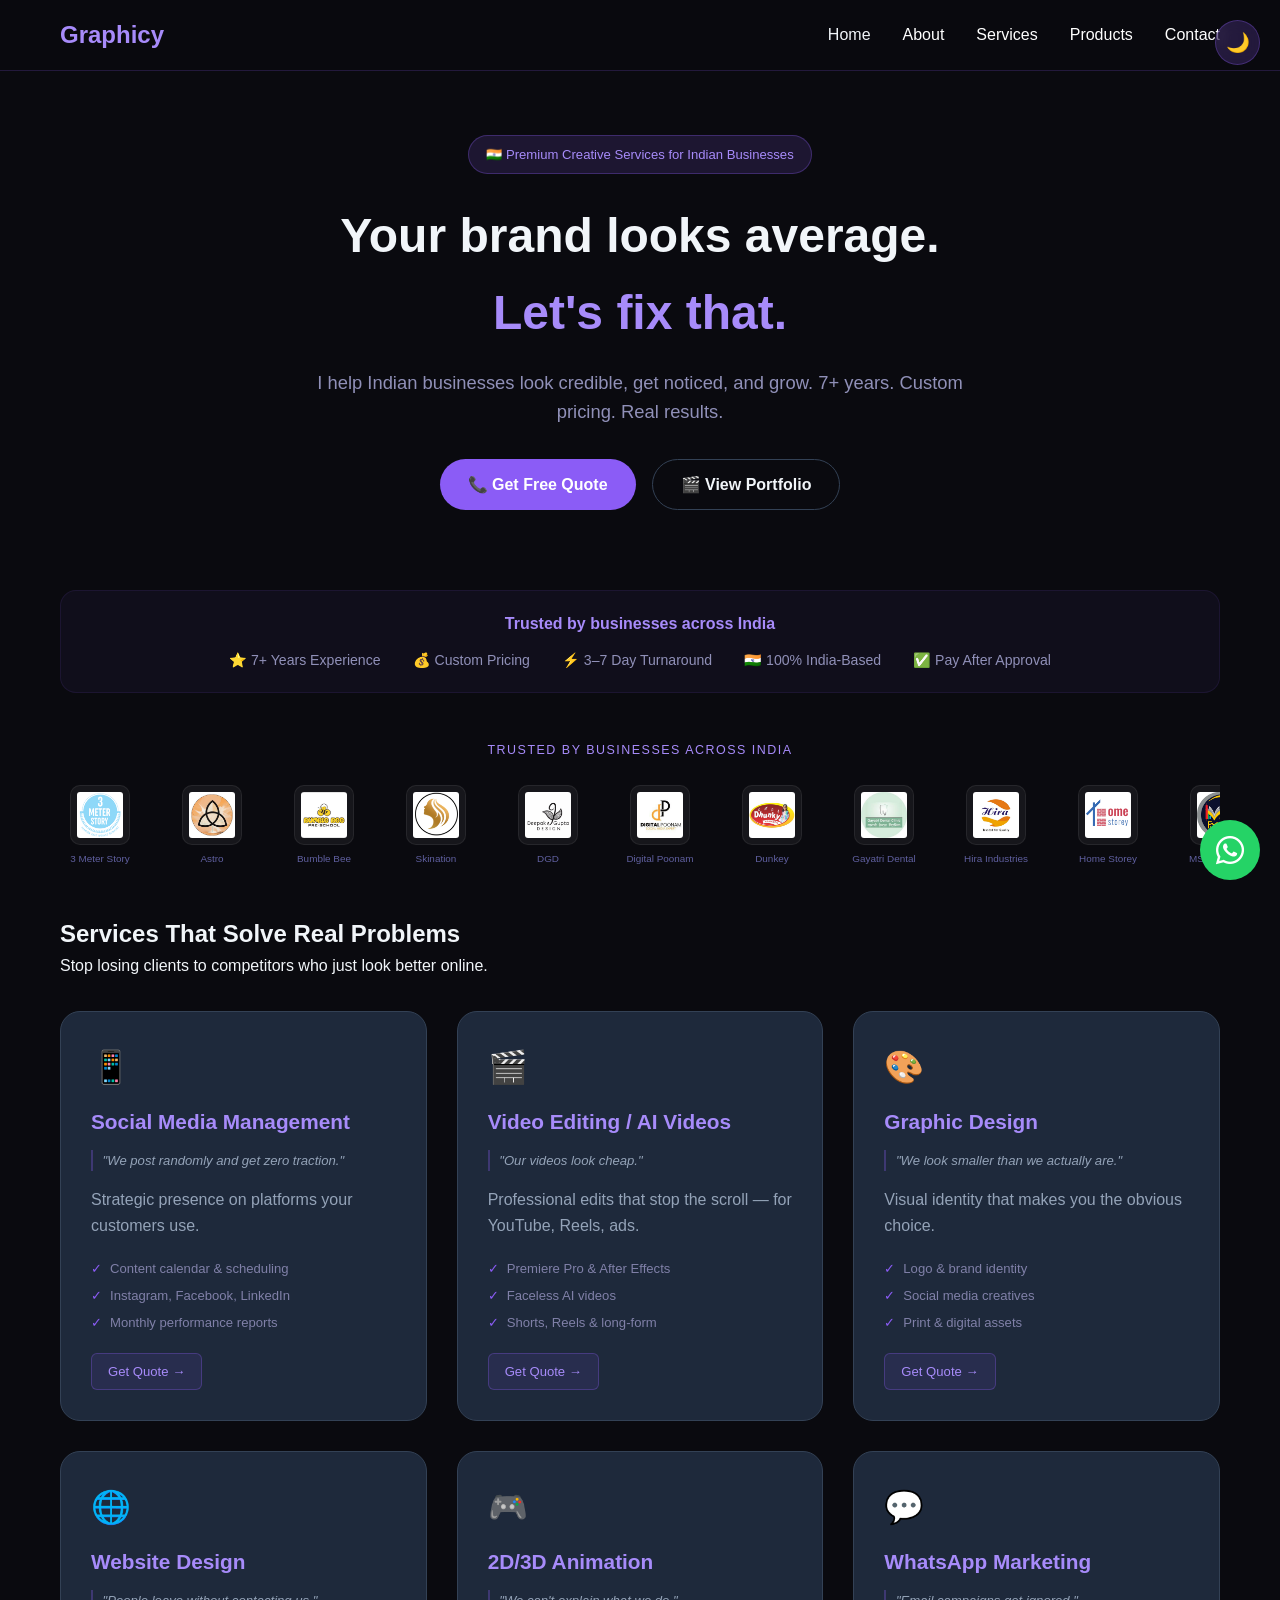
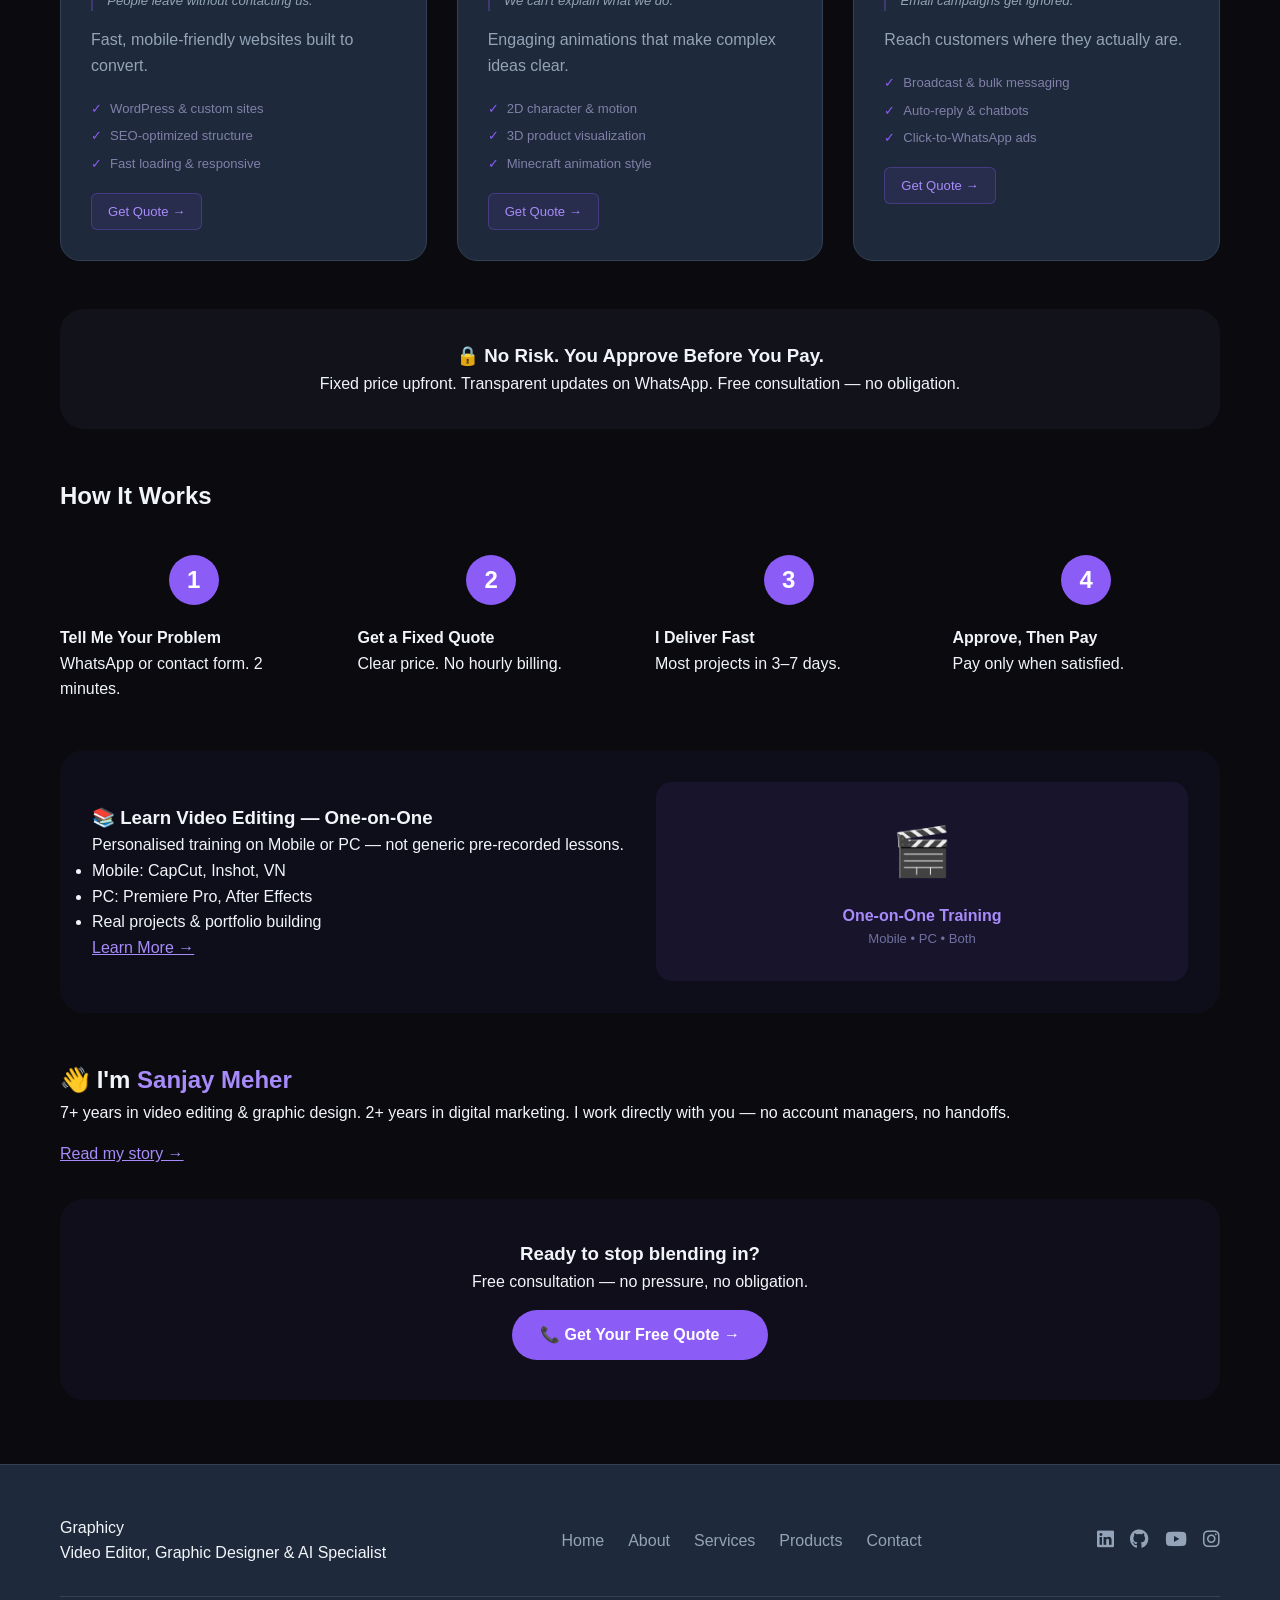
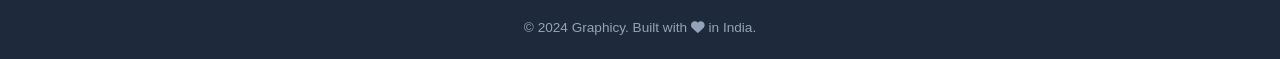
<file: index.html>
<!DOCTYPE html>
<html lang="en">
<head>
    <meta charset="UTF-8">
    <meta name="viewport" content="width=device-width, initial-scale=1.0, viewport-fit=cover">
    <title>Graphicy | Video Editing, Graphic Design & Digital Marketing Services India</title>
    <meta name="description" content="Premium video editing, graphic design, 2D/3D animation, SEO, WhatsApp marketing & social media management for Indian businesses. 7+ years experience.">
    <meta name="keywords" content="video editing, graphic design, motion graphics, animation, SEO, social media, WhatsApp marketing, India">
    <meta name="author" content="Sanjay Meher - Graphicy">
    <link rel="icon" type="image/png" href="https://graphicy.art.blog/wp-content/uploads/2023/01/cropped-Graphicy-Logo-1-32x32.png">
    <link rel="stylesheet" href="https://cdnjs.cloudflare.com/ajax/libs/font-awesome/6.5.1/css/all.min.css">
    <link rel="stylesheet" href="style.css">
    
    <style>
        /* Scrolling Logo Strip Styles */
        .brands-section {
            margin: 3rem 0;
            text-align: center;
            overflow: hidden;
            position: relative;
            width: 100%;
        }

        .brands-title {
            color: #a78bfa;
            font-size: .78rem;
            letter-spacing: 1.5px;
            margin-bottom: 1.5rem;
        }

        /* Scrolling Container */
        .logo-scroll {
            width: 100%;
            overflow: hidden;
            position: relative;
            background: transparent;
        }

        .logo-track {
            display: flex;
            animation: scrollLogos 30s linear infinite;
            gap: 2rem;
            width: fit-content;
        }

        /* Pause animation on hover */
        .logo-scroll:hover .logo-track {
            animation-play-state: paused;
        }

        .brand-item {
            display: flex;
            flex-direction: column;
            align-items: center;
            gap: .4rem;
            width: 80px;
            transition: transform .25s;
            flex-shrink: 0;
        }

        .brand-item:hover {
            transform: translateY(-3px);
        }

        .brand-item img {
            width: 60px;
            height: 60px;
            object-fit: contain;
            background: rgba(255,255,255,.05);
            padding: 6px;
            border-radius: 10px;
            border: 1px solid rgba(255,255,255,.07);
            transition: all 0.3s ease;
        }

        .brand-item:hover img {
            border-color: rgba(139,92,246,.4);
            transform: scale(1.05);
        }

        .brand-item span {
            font-size: .62rem;
            color: #6060a0;
            text-align: center;
        }

        .brand-item:hover span {
            color: #a78bfa;
        }

        /* Animation Keyframes */
        @keyframes scrollLogos {
            0% {
                transform: translateX(0);
            }
            100% {
                transform: translateX(-50%);
            }
        }

        /* Light Theme Styles for Scrolling Strip */
        body.light-theme .brand-item img {
            background: rgba(0, 0, 0, 0.03);
            border-color: rgba(0, 0, 0, 0.1);
        }

        body.light-theme .brand-item span {
            color: #8a8aaa;
        }

        body.light-theme .brand-item:hover span {
            color: #6d28d9;
        }

        /* Responsive - adjust speed on mobile */
        @media (max-width: 768px) {
            .brand-item {
                width: 65px;
            }
            .brand-item img {
                width: 50px;
                height: 50px;
            }
            .logo-track {
                animation-duration: 20s;
                gap: 1rem;
            }
        }
    </style>
</head>
<body>
    <!-- Desktop Theme Toggle -->
    <div class="theme-toggle">
        <button id="themeToggleDesktop" aria-label="Switch theme">
            <span class="theme-icon">🌙</span>
        </button>
    </div>

    <!-- Header with Navigation -->
    <header class="main-header">
        <div class="container">
            <div class="header-content">
                <div class="logo">
                    <a href="index.html" class="logo-text">Graphicy</a>
                </div>
                
                <!-- Desktop Navigation -->
                <nav class="desktop-nav">
                    <ul>
                        <li><a href="index.html" class="active">Home</a></li>
                        <li><a href="about.html">About</a></li>
                        <li><a href="services.html">Services</a></li>
                        <li><a href="products.html">Products</a></li>
                        <li><a href="contact.html">Contact</a></li>
                    </ul>
                </nav>
                
                <!-- Mobile Hamburger Button -->
                <button id="hamburgerBtn" class="hamburger-btn" aria-label="Menu">
                    <span></span>
                    <span></span>
                    <span></span>
                </button>
            </div>
        </div>
        
        <!-- Mobile Menu -->
        <div id="mobileMenu" class="mobile-menu">
            <div class="container">
                <nav class="mobile-nav">
                    <ul>
                        <li><a href="index.html">Home</a></li>
                        <li><a href="about.html">About</a></li>
                        <li><a href="services.html">Services</a></li>
                        <li><a href="products.html">Products</a></li>
                        <li><a href="contact.html">Contact</a></li>
                    </ul>
                </nav>
                <!-- Theme Toggle INSIDE Mobile Menu -->
                <div class="mobile-theme-toggle">
                    <button id="themeToggleMobile" class="mobile-theme-btn">
                        <span class="theme-icon">🌙</span> Switch Theme
                    </button>
                </div>
            </div>
        </div>
    </header>

    <main>
        <div class="container">

            <!-- Hero -->
            <section class="hero">
                <div class="badge">🇮🇳 Premium Creative Services for Indian Businesses</div>
                <h1>Your brand looks average.<br><span class="purple">Let's fix that.</span></h1>
                <p class="subheadline">I help Indian businesses look credible, get noticed, and grow. 7+ years. Custom pricing. Real results.</p>
                <div class="hero-buttons">
                    <a href="contact.html" class="btn btn-primary">📞 Get Free Quote</a>
                    <a href="portfolio.html" class="btn btn-secondary">🎬 View Portfolio</a>
                </div>
            </section>

            <!-- Trust Bar -->
            <div class="trust-bar">
                <p>Trusted by businesses across India</p>
                <div class="trust-icons">
                    <span>⭐ 7+ Years Experience</span>
                    <span>💰 Custom Pricing</span>
                    <span>⚡ 3–7 Day Turnaround</span>
                    <span>🇮🇳 100% India-Based</span>
                    <span>✅ Pay After Approval</span>
                </div>
            </div>

            <!-- Scrolling Brand Logos Strip -->
            <div class="brands-section">
                <div class="brands-title">TRUSTED BY BUSINESSES ACROSS INDIA</div>
                <div class="logo-scroll">
                    <div class="logo-track">
                        <!-- First set of logos -->
                        <div class="brand-item"><img src="client-logos/3-meter-story.png" alt="3 Meter Story"><span>3 Meter Story</span></div>
                        <div class="brand-item"><img src="client-logos/astro.png" alt="Astro"><span>Astro</span></div>
                        <div class="brand-item"><img src="client-logos/bumble-bee.png" alt="Bumble Bee"><span>Bumble Bee</span></div>
                        <div class="brand-item"><img src="client-logos/skination.png" alt="Skination"><span>Skination</span></div>
                        <div class="brand-item"><img src="client-logos/dgd.png" alt="DGD"><span>DGD</span></div>
                        <div class="brand-item"><img src="client-logos/digital-poonam.png" alt="Digital Poonam"><span>Digital Poonam</span></div>
                        <div class="brand-item"><img src="client-logos/dunkey.png" alt="Dunkey"><span>Dunkey</span></div>
                        <div class="brand-item"><img src="client-logos/gayatri-dental-clinic.png" alt="Gayatri Dental"><span>Gayatri Dental</span></div>
                        <div class="brand-item"><img src="client-logos/hira-industries.png" alt="Hira Industries"><span>Hira Industries</span></div>
                        <div class="brand-item"><img src="client-logos/home-storey.png" alt="Home Storey"><span>Home Storey</span></div>
                        <div class="brand-item"><img src="client-logos/ms-financials.png" alt="MS Financials"><span>MS Financials</span></div>
                        <div class="brand-item"><img src="client-logos/rk-polymers.png" alt="RK Polymers"><span>RK Polymers</span></div>
                        <div class="brand-item"><img src="client-logos/noxonlife.png" alt="Noxonlife"><span>Noxonlife</span></div>
                        <div class="brand-item"><img src="client-logos/rk-sharda.png" alt="RK Sharda"><span>RK Sharda</span></div>
                        <div class="brand-item"><img src="client-logos/robonite.png" alt="Robonite"><span>Robonite</span></div>
                        <div class="brand-item"><img src="client-logos/rpm.png" alt="RPM"><span>RPM</span></div>
                        <div class="brand-item"><img src="client-logos/starscape.png" alt="Starscape"><span>Starscape</span></div>
                        <div class="brand-item"><img src="client-logos/zin-zen.png" alt="Zin Zen"><span>Zin Zen</span></div>
                        <div class="brand-item"><img src="client-logos/trisimplify.png" alt="Trisimplify"><span>Trisimplify</span></div>
                        <div class="brand-item"><img src="client-logos/turnip.png" alt="Turnip"><span>Turnip</span></div>
                        <!-- Duplicate set for seamless scrolling -->
                        <div class="brand-item"><img src="client-logos/3-meter-story.png" alt="3 Meter Story"><span>3 Meter Story</span></div>
                        <div class="brand-item"><img src="client-logos/astro.png" alt="Astro"><span>Astro</span></div>
                        <div class="brand-item"><img src="client-logos/bumble-bee.png" alt="Bumble Bee"><span>Bumble Bee</span></div>
                        <div class="brand-item"><img src="client-logos/skination.png" alt="Skination"><span>Skination</span></div>
                        <div class="brand-item"><img src="client-logos/dgd.png" alt="DGD"><span>DGD</span></div>
                        <div class="brand-item"><img src="client-logos/digital-poonam.png" alt="Digital Poonam"><span>Digital Poonam</span></div>
                        <div class="brand-item"><img src="client-logos/dunkey.png" alt="Dunkey"><span>Dunkey</span></div>
                        <div class="brand-item"><img src="client-logos/gayatri-dental-clinic.png" alt="Gayatri Dental"><span>Gayatri Dental</span></div>
                        <div class="brand-item"><img src="client-logos/hira-industries.png" alt="Hira Industries"><span>Hira Industries</span></div>
                        <div class="brand-item"><img src="client-logos/home-storey.png" alt="Home Storey"><span>Home Storey</span></div>
                        <div class="brand-item"><img src="client-logos/ms-financials.png" alt="MS Financials"><span>MS Financials</span></div>
                        <div class="brand-item"><img src="client-logos/rk-polymers.png" alt="RK Polymers"><span>RK Polymers</span></div>
                        <div class="brand-item"><img src="client-logos/noxonlife.png" alt="Noxonlife"><span>Noxonlife</span></div>
                        <div class="brand-item"><img src="client-logos/rk-sharda.png" alt="RK Sharda"><span>RK Sharda</span></div>
                        <div class="brand-item"><img src="client-logos/robonite.png" alt="Robonite"><span>Robonite</span></div>
                        <div class="brand-item"><img src="client-logos/rpm.png" alt="RPM"><span>RPM</span></div>
                        <div class="brand-item"><img src="client-logos/starscape.png" alt="Starscape"><span>Starscape</span></div>
                        <div class="brand-item"><img src="client-logos/zin-zen.png" alt="Zin Zen"><span>Zin Zen</span></div>
                        <div class="brand-item"><img src="client-logos/trisimplify.png" alt="Trisimplify"><span>Trisimplify</span></div>
                        <div class="brand-item"><img src="client-logos/turnip.png" alt="Turnip"><span>Turnip</span></div>
                    </div>
                </div>
            </div>

            <!-- Services Section - HARDCODED (not dynamic) -->
            <h2 class="section-title">Services That <span class="gradient">Solve Real Problems</span></h2>
            <p class="section-subtitle">Stop losing clients to competitors who just look better online.</p>

            <div class="services-grid">
                <div class="service-card">
                    <div class="service-icon">📱</div>
                    <h3>Social Media Management</h3>
                    <p class="problem-line">"We post randomly and get zero traction."</p>
                    <p>Strategic presence on platforms your customers use.</p>
                    <ul class="feature-list">
                        <li>Content calendar & scheduling</li>
                        <li>Instagram, Facebook, LinkedIn</li>
                        <li>Monthly performance reports</li>
                    </ul>
                    <a href="contact.html" class="quote-btn">Get Quote →</a>
                </div>

                <div class="service-card">
                    <div class="service-icon">🎬</div>
                    <h3>Video Editing / AI Videos</h3>
                    <p class="problem-line">"Our videos look cheap."</p>
                    <p>Professional edits that stop the scroll — for YouTube, Reels, ads.</p>
                    <ul class="feature-list">
                        <li>Premiere Pro & After Effects</li>
                        <li>Faceless AI videos</li>
                        <li>Shorts, Reels & long-form</li>
                    </ul>
                    <a href="contact.html" class="quote-btn">Get Quote →</a>
                </div>

                <div class="service-card">
                    <div class="service-icon">🎨</div>
                    <h3>Graphic Design</h3>
                    <p class="problem-line">"We look smaller than we actually are."</p>
                    <p>Visual identity that makes you the obvious choice.</p>
                    <ul class="feature-list">
                        <li>Logo & brand identity</li>
                        <li>Social media creatives</li>
                        <li>Print & digital assets</li>
                    </ul>
                    <a href="contact.html" class="quote-btn">Get Quote →</a>
                </div>

                <div class="service-card">
                    <div class="service-icon">🌐</div>
                    <h3>Website Design</h3>
                    <p class="problem-line">"People leave without contacting us."</p>
                    <p>Fast, mobile-friendly websites built to convert.</p>
                    <ul class="feature-list">
                        <li>WordPress & custom sites</li>
                        <li>SEO-optimized structure</li>
                        <li>Fast loading & responsive</li>
                    </ul>
                    <a href="contact.html" class="quote-btn">Get Quote →</a>
                </div>

                <div class="service-card">
                    <div class="service-icon">🎮</div>
                    <h3>2D/3D Animation</h3>
                    <p class="problem-line">"We can't explain what we do."</p>
                    <p>Engaging animations that make complex ideas clear.</p>
                    <ul class="feature-list">
                        <li>2D character & motion</li>
                        <li>3D product visualization</li>
                        <li>Minecraft animation style</li>
                    </ul>
                    <a href="contact.html" class="quote-btn">Get Quote →</a>
                </div>

                <div class="service-card">
                    <div class="service-icon">💬</div>
                    <h3>WhatsApp Marketing</h3>
                    <p class="problem-line">"Email campaigns get ignored."</p>
                    <p>Reach customers where they actually are.</p>
                    <ul class="feature-list">
                        <li>Broadcast & bulk messaging</li>
                        <li>Auto-reply & chatbots</li>
                        <li>Click-to-WhatsApp ads</li>
                    </ul>
                    <a href="contact.html" class="quote-btn">Get Quote →</a>
                </div>
            </div>

            <!-- Guarantee -->
            <div class="guarantee-banner">
                <h3>🔒 No Risk. You Approve Before You Pay.</h3>
                <p>Fixed price upfront. Transparent updates on WhatsApp. <span class="highlight">Free consultation — no obligation.</span></p>
            </div>

            <!-- How It Works -->
            <h2 class="section-title">How It <span class="gradient">Works</span></h2>
            <div class="steps-grid">
                <div class="step"><div class="step-number">1</div><h4>Tell Me Your Problem</h4><p>WhatsApp or contact form. 2 minutes.</p></div>
                <div class="step"><div class="step-number">2</div><h4>Get a Fixed Quote</h4><p>Clear price. No hourly billing.</p></div>
                <div class="step"><div class="step-number">3</div><h4>I Deliver Fast</h4><p>Most projects in 3–7 days.</p></div>
                <div class="step"><div class="step-number">4</div><h4>Approve, Then Pay</h4><p>Pay only when satisfied.</p></div>
            </div>

            <!-- Course Highlight -->
            <div class="course-highlight">
                <div>
                    <h3>📚 Learn Video Editing — One-on-One</h3>
                    <p>Personalised training on Mobile or PC — not generic pre-recorded lessons.</p>
                    <ul class="course-features">
                        <li>Mobile: CapCut, Inshot, VN</li>
                        <li>PC: Premiere Pro, After Effects</li>
                        <li>Real projects & portfolio building</li>
                    </ul>
                    <a href="courses.html" style="color:#a78bfa;">Learn More →</a>
                </div>
                <div style="background:rgba(139,92,246,.08); border-radius:16px; padding:2rem; text-align:center;">
                    <span style="font-size:3rem;">🎬</span>
                    <p style="color:#a78bfa; font-weight:600; margin-top:.75rem;">One-on-One Training</p>
                    <p style="font-size:.82rem; color:#7070a0;">Mobile • PC • Both</p>
                </div>
            </div>

            <!-- About -->
            <div class="about-teaser">
                <h2>👋 I'm <span style="color:#a78bfa;">Sanjay Meher</span></h2>
                <p>7+ years in video editing & graphic design. 2+ years in digital marketing. I work directly with you — no account managers, no handoffs.</p>
                <a href="about.html" style="color:#a78bfa; display:inline-block; margin-top:1rem;">Read my story →</a>
            </div>

            <!-- Final CTA -->
            <div class="final-cta">
                <h3>Ready to stop blending in?</h3>
                <p>Free consultation — no pressure, no obligation.</p>
                <a href="contact.html" class="btn btn-primary" style="margin-top:1rem; display:inline-block;">📞 Get Your Free Quote →</a>
            </div>

        </div>
    </main>

    <!-- Footer -->
    <footer>
        <div class="container">
            <div class="footer-content">
                <div class="footer-logo">
                    <div class="logo-text">Graphicy</div>
                    <p>Video Editor, Graphic Designer & AI Specialist</p>
                </div>
                <div class="footer-links">
                    <a href="index.html">Home</a>
                    <a href="about.html">About</a>
                    <a href="services.html">Services</a>
                    <a href="products.html">Products</a>
                    <a href="contact.html">Contact</a>
                </div>
                <div class="footer-social">
                    <a href="#" target="_blank"><i class="fab fa-linkedin"></i></a>
                    <a href="#" target="_blank"><i class="fab fa-github"></i></a>
                    <a href="#" target="_blank"><i class="fab fa-youtube"></i></a>
                    <a href="#" target="_blank"><i class="fab fa-instagram"></i></a>
                </div>
            </div>
            <div class="footer-bottom">
                <p>&copy; 2024 Graphicy. Built with <i class="fas fa-heart"></i> in India.</p>
            </div>
        </div>
    </footer>

    <!-- WhatsApp Float -->
    <a href="https://wa.me/918984636695?text=Hi%20Sanjay%2C%20I%20need%20a%20custom%20quote%20for%20my%20business." class="whatsapp-float" target="_blank" aria-label="WhatsApp">
        <i class="fab fa-whatsapp" style="font-size: 32px; color: white;"></i>
    </a>

    <script src="js/main.js"></script>
</body>
</html>
</file>
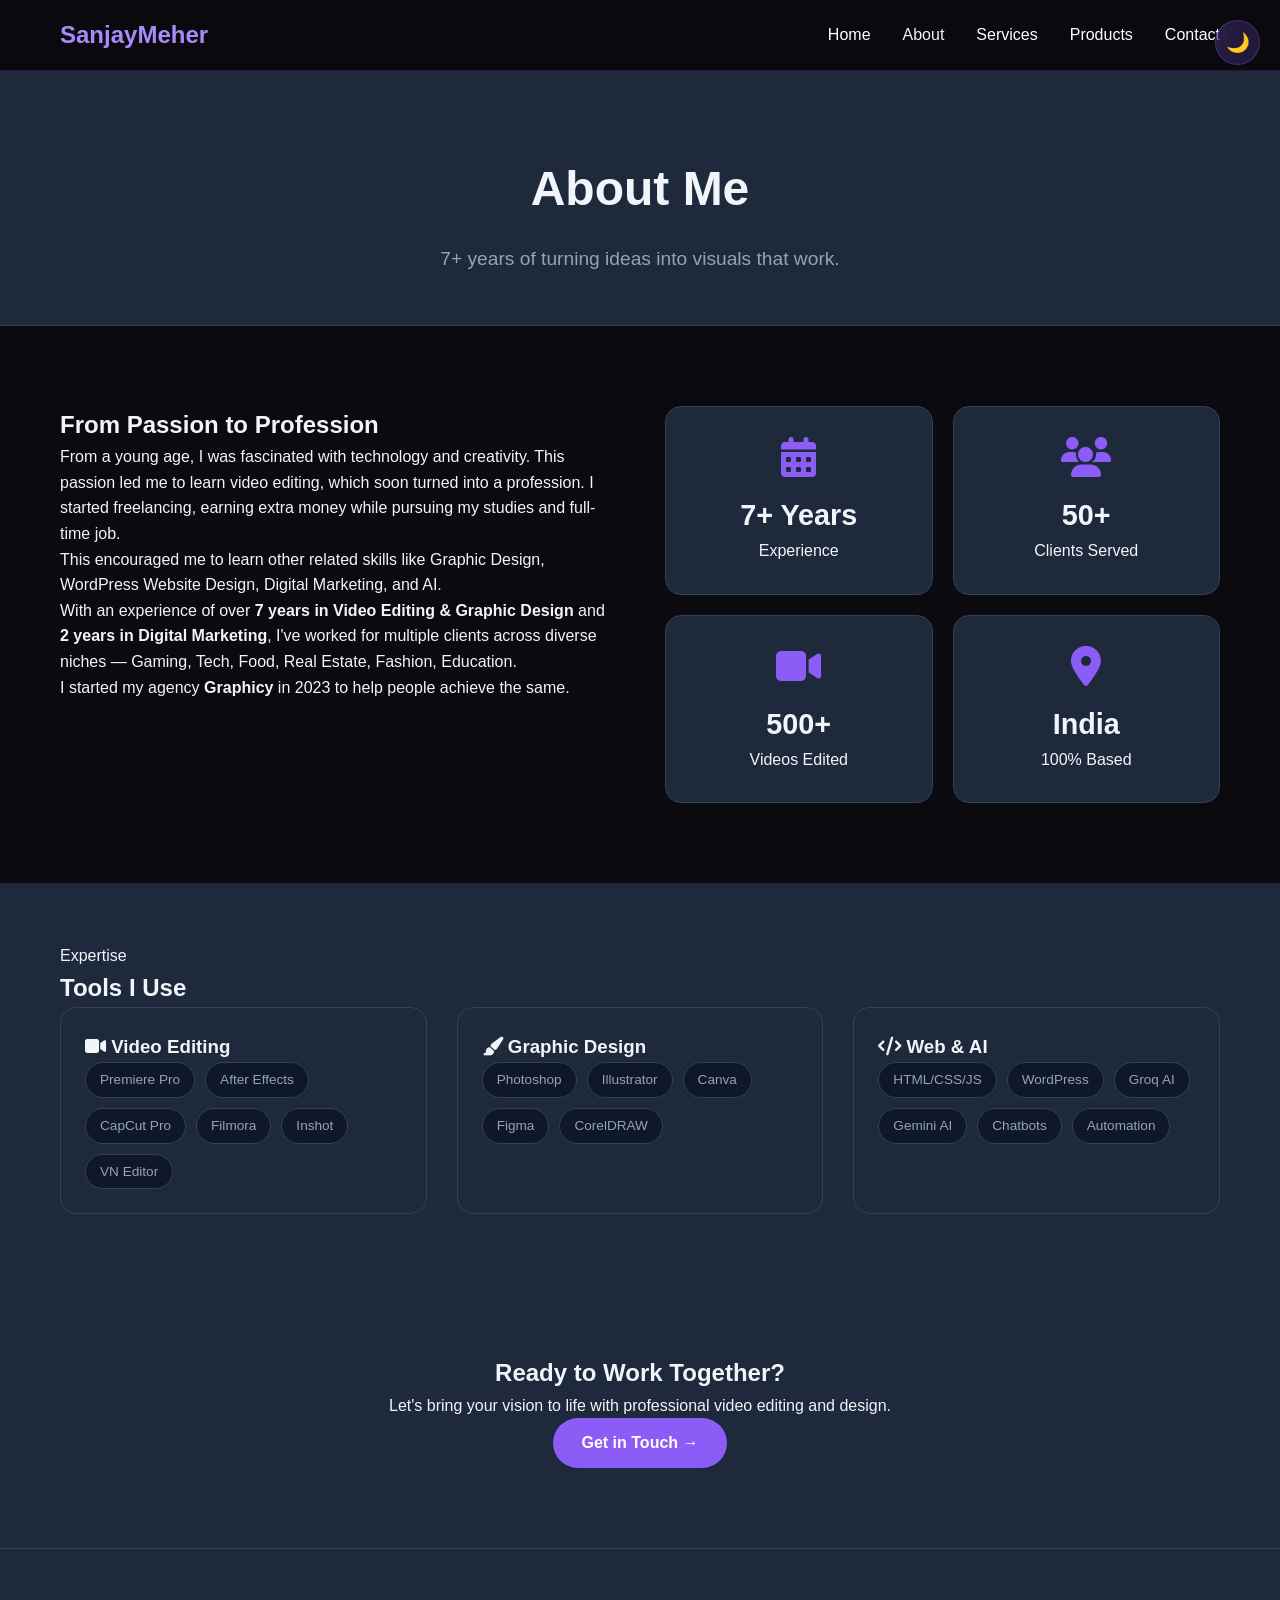
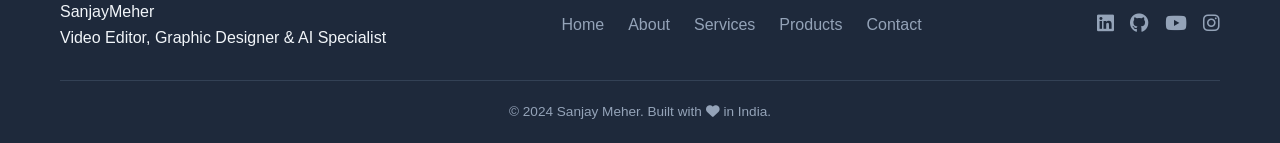
<file: about.html>
<!DOCTYPE html>
<html lang="en">
<head>
    <meta charset="UTF-8">
    <meta name="viewport" content="width=device-width, initial-scale=1.0">
    <meta name="description" content="Learn about Sanjay Meher - 7+ years experience in video editing, graphic design, and AI automation.">
    <title>About Sanjay Meher | Video Editor & AI Specialist</title>
    <link rel="stylesheet" href="style.css">
    <link rel="stylesheet" href="https://cdnjs.cloudflare.com/ajax/libs/font-awesome/6.5.1/css/all.min.css">
</head>
<body>
    <!-- Desktop Theme Toggle -->
    <div class="theme-toggle">
        <button id="themeToggleDesktop" aria-label="Switch theme">
            <span class="theme-icon">🌙</span>
        </button>
    </div>

    <!-- Navigation - FIXED to match CSS -->
    <header class="main-header">
        <div class="container">
            <div class="header-content">
                <div class="logo">
                    <a href="index.html" class="logo-text">Sanjay<span class="accent">Meher</span></a>
                </div>
                
                <nav class="desktop-nav">
                    <ul>
                        <li><a href="index.html">Home</a></li>
                        <li><a href="about.html" class="active">About</a></li>
                        <li><a href="services.html">Services</a></li>
                        <li><a href="products.html">Products</a></li>
                        <li><a href="contact.html">Contact</a></li>
                    </ul>
                </nav>
                
                <button class="hamburger-btn" id="hamburgerBtn" aria-label="Menu">
                    <span></span>
                    <span></span>
                    <span></span>
                </button>
            </div>
        </div>
    </header>

    <!-- Mobile Menu -->
    <div class="mobile-menu" id="mobileMenu">
        <div class="container">
            <nav class="mobile-nav">
                <ul>
                    <li><a href="index.html">Home</a></li>
                    <li><a href="about.html">About</a></li>
                    <li><a href="services.html">Services</a></li>
                    <li><a href="products.html">Products</a></li>
                    <li><a href="contact.html">Contact</a></li>
                </ul>
            </nav>
            <!-- Mobile Theme Toggle -->
            <div class="mobile-theme-toggle">
                <button id="themeToggleMobile" class="mobile-theme-btn">
                    <span class="theme-icon">🌙</span> Switch Theme
                </button>
            </div>
        </div>
    </div>

    <!-- About Hero -->
    <section class="page-hero">
        <div class="container">
            <h1>About <span class="accent">Me</span></h1>
            <p>7+ years of turning ideas into visuals that work.</p>
        </div>
    </section>

    <!-- Bio Section -->
    <section class="about-section">
        <div class="container">
            <div class="about-grid">
                <div class="about-content">
                    <h2>From Passion to <span class="accent">Profession</span></h2>
                    <p>From a young age, I was fascinated with technology and creativity. This passion led me to learn video editing, which soon turned into a profession. I started freelancing, earning extra money while pursuing my studies and full-time job.</p>
                    <p>This encouraged me to learn other related skills like Graphic Design, WordPress Website Design, Digital Marketing, and AI.</p>
                    <p>With an experience of over <strong>7 years in Video Editing & Graphic Design</strong> and <strong>2 years in Digital Marketing</strong>, I've worked for multiple clients across diverse niches — Gaming, Tech, Food, Real Estate, Fashion, Education.</p>
                    <p>I started my agency <strong>Graphicy</strong> in 2023 to help people achieve the same.</p>
                </div>
                <div class="about-stats">
                    <div class="stat-card">
                        <i class="fas fa-calendar-alt"></i>
                        <h3>7+ Years</h3>
                        <p>Experience</p>
                    </div>
                    <div class="stat-card">
                        <i class="fas fa-users"></i>
                        <h3>50+</h3>
                        <p>Clients Served</p>
                    </div>
                    <div class="stat-card">
                        <i class="fas fa-video"></i>
                        <h3>500+</h3>
                        <p>Videos Edited</p>
                    </div>
                    <div class="stat-card">
                        <i class="fas fa-map-marker-alt"></i>
                        <h3>India</h3>
                        <p>100% Based</p>
                    </div>
                </div>
            </div>
        </div>
    </section>

    <!-- Skills/Tools Section -->
    <section class="tools-section">
        <div class="container">
            <div class="section-header">
                <div class="section-tag">Expertise</div>
                <h2 class="section-title">Tools I <span class="accent">Use</span></h2>
            </div>
            <div class="skills-grid">
                <div class="skill-category">
                    <h3><i class="fas fa-video"></i> Video Editing</h3>
                    <div class="skill-items">
                        <span>Premiere Pro</span>
                        <span>After Effects</span>
                        <span>CapCut Pro</span>
                        <span>Filmora</span>
                        <span>Inshot</span>
                        <span>VN Editor</span>
                    </div>
                </div>
                <div class="skill-category">
                    <h3><i class="fas fa-paintbrush"></i> Graphic Design</h3>
                    <div class="skill-items">
                        <span>Photoshop</span>
                        <span>Illustrator</span>
                        <span>Canva</span>
                        <span>Figma</span>
                        <span>CorelDRAW</span>
                    </div>
                </div>
                <div class="skill-category">
                    <h3><i class="fas fa-code"></i> Web & AI</h3>
                    <div class="skill-items">
                        <span>HTML/CSS/JS</span>
                        <span>WordPress</span>
                        <span>Groq AI</span>
                        <span>Gemini AI</span>
                        <span>Chatbots</span>
                        <span>Automation</span>
                    </div>
                </div>
            </div>
        </div>
    </section>

    <!-- CTA Section -->
    <section class="cta-section">
        <div class="container">
            <div class="cta-content">
                <h2>Ready to Work <span class="accent">Together?</span></h2>
                <p>Let's bring your vision to life with professional video editing and design.</p>
                <a href="contact.html" class="btn btn-primary">Get in Touch →</a>
            </div>
        </div>
    </section>

    <!-- Footer -->
    <footer>
        <div class="container">
            <div class="footer-content">
                <div class="footer-logo">
                    <div class="logo-text">Sanjay<span class="accent">Meher</span></div>
                    <p>Video Editor, Graphic Designer & AI Specialist</p>
                </div>
                <div class="footer-links">
                    <a href="index.html">Home</a>
                    <a href="about.html">About</a>
                    <a href="services.html">Services</a>
                    <a href="products.html">Products</a>
                    <a href="contact.html">Contact</a>
                </div>
                <div class="footer-social">
                    <a href="#" target="_blank"><i class="fab fa-linkedin"></i></a>
                    <a href="#" target="_blank"><i class="fab fa-github"></i></a>
                    <a href="#" target="_blank"><i class="fab fa-youtube"></i></a>
                    <a href="#" target="_blank"><i class="fab fa-instagram"></i></a>
                </div>
            </div>
            <div class="footer-bottom">
                <p>&copy; 2024 Sanjay Meher. Built with <i class="fas fa-heart"></i> in India.</p>
            </div>
        </div>
    </footer>

    <script src="js/main.js"></script>
</body>
</html>
</file>
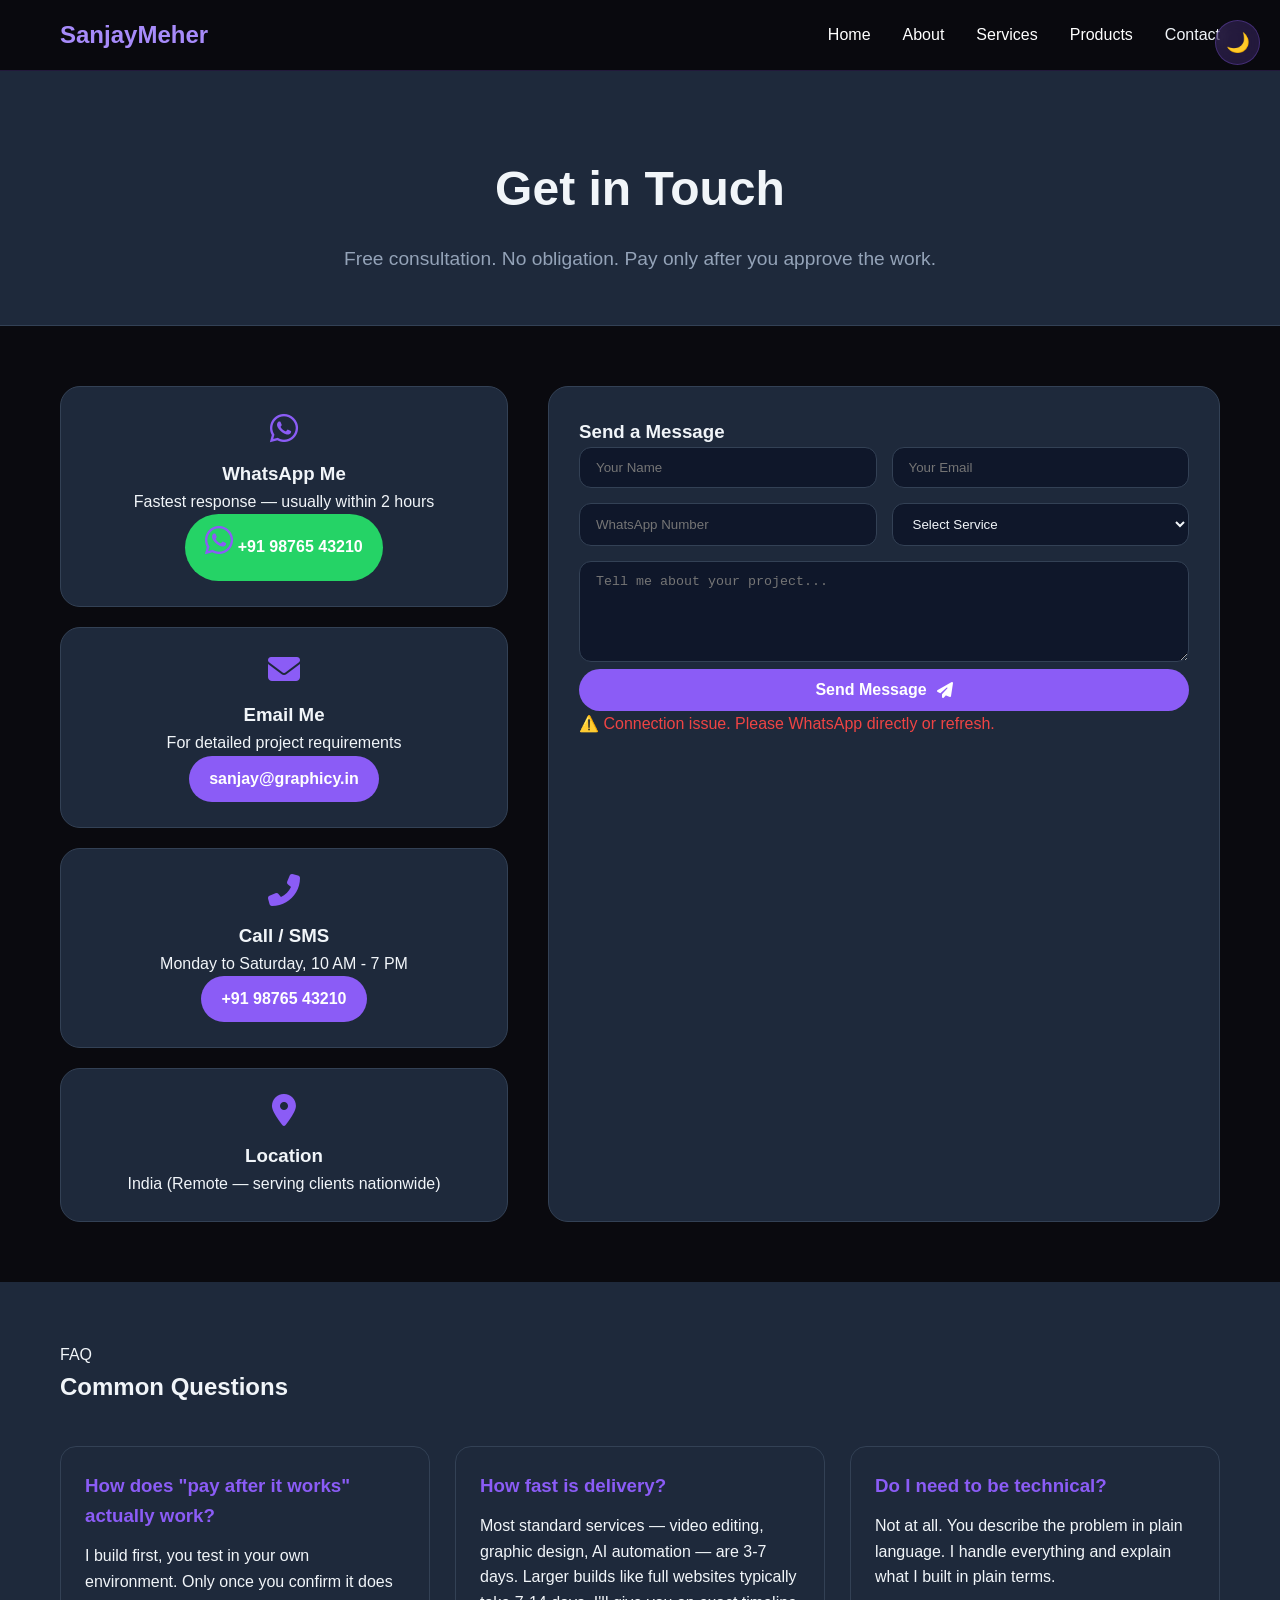
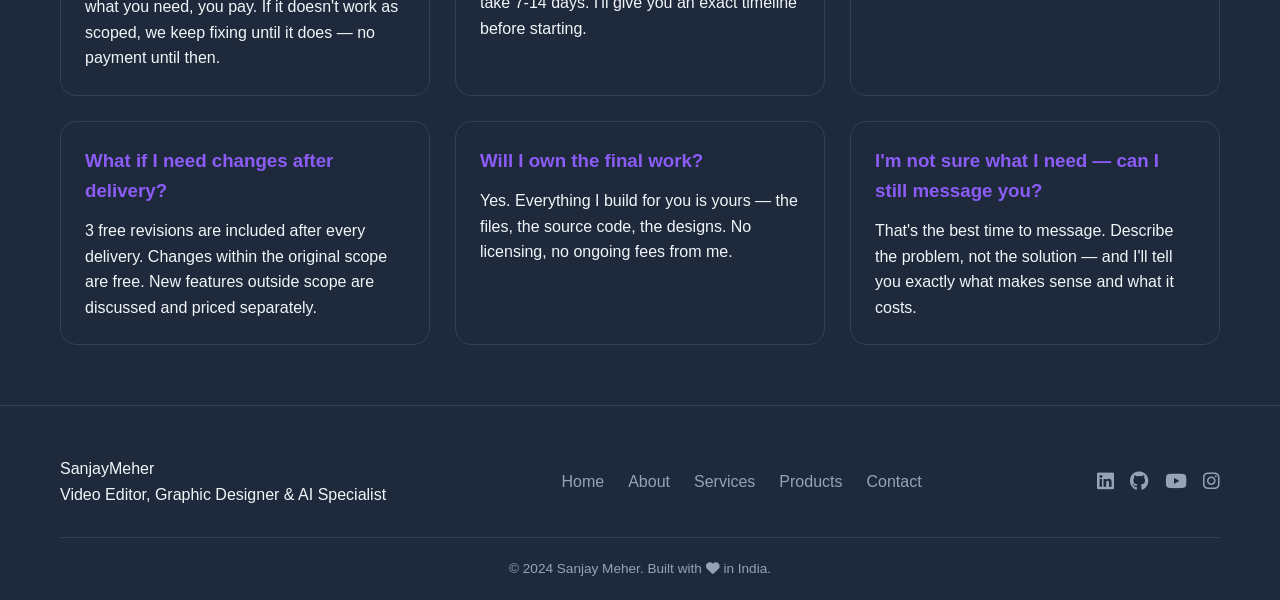
<file: contact.html>
<!DOCTYPE html>
<html lang="en">
<head>
    <meta charset="UTF-8">
    <meta name="viewport" content="width=device-width, initial-scale=1.0">
    <meta name="description" content="Get in touch with Sanjay Meher for video editing, graphic design, AI automation, and creative services.">
    <title>Contact | Sanjay Meher - Video Editor & AI Specialist</title>
    <link rel="stylesheet" href="style.css">
    <link rel="stylesheet" href="https://cdnjs.cloudflare.com/ajax/libs/font-awesome/6.5.1/css/all.min.css">
</head>
<body>
    <!-- Desktop Theme Toggle -->
    <div class="theme-toggle">
        <button id="themeToggleDesktop" aria-label="Switch theme">
            <span class="theme-icon">🌙</span>
        </button>
    </div>

    <!-- Navigation - UPDATED to match CSS -->
    <header class="main-header">
        <div class="container">
            <div class="header-content">
                <div class="logo">
                    <a href="index.html" class="logo-text">Sanjay<span class="accent">Meher</span></a>
                </div>
                
                <nav class="desktop-nav">
                    <ul>
                        <li><a href="index.html">Home</a></li>
                        <li><a href="about.html">About</a></li>
                        <li><a href="services.html">Services</a></li>
                        <li><a href="products.html">Products</a></li>
                        <li><a href="contact.html" class="active">Contact</a></li>
                    </ul>
                </nav>
                
                <button class="hamburger-btn" id="hamburgerBtn" aria-label="Menu">
                    <span></span>
                    <span></span>
                    <span></span>
                </button>
            </div>
        </div>
    </header>

    <!-- Mobile Menu -->
    <div class="mobile-menu" id="mobileMenu">
        <div class="container">
            <nav class="mobile-nav">
                <ul>
                    <li><a href="index.html">Home</a></li>
                    <li><a href="about.html">About</a></li>
                    <li><a href="services.html">Services</a></li>
                    <li><a href="products.html">Products</a></li>
                    <li><a href="contact.html">Contact</a></li>
                </ul>
            </nav>
            <!-- Mobile Theme Toggle -->
            <div class="mobile-theme-toggle">
                <button id="themeToggleMobile" class="mobile-theme-btn">
                    <span class="theme-icon">🌙</span> Switch Theme
                </button>
            </div>
        </div>
    </div>

    <!-- Contact Hero -->
    <section class="page-hero">
        <div class="container">
            <h1>Get in <span class="accent">Touch</span></h1>
            <p>Free consultation. No obligation. Pay only after you approve the work.</p>
        </div>
    </section>

    <!-- Contact Section -->
    <section class="contact-section">
        <div class="container">
            <div class="contact-grid-full">
                <!-- Contact Info Cards -->
                <div class="contact-info-full">
                    <div class="contact-card-large">
                        <i class="fab fa-whatsapp"></i>
                        <h3>WhatsApp Me</h3>
                        <p>Fastest response — usually within 2 hours</p>
                        <a href="https://wa.me/919876543210?text=Hi%20Sanjay,%20I%20need%20creative%20services" class="btn-whatsapp" target="_blank">
                            <i class="fab fa-whatsapp"></i> <span class="whatsapp-number">+91 98765 43210</span>
                        </a>
                    </div>
                    <div class="contact-card-large">
                        <i class="fas fa-envelope"></i>
                        <h3>Email Me</h3>
                        <p>For detailed project requirements</p>
                        <a href="mailto:sanjay@graphicy.in" class="btn-email">sanjay@graphicy.in</a>
                    </div>
                    <div class="contact-card-large">
                        <i class="fas fa-phone-alt"></i>
                        <h3>Call / SMS</h3>
                        <p>Monday to Saturday, 10 AM - 7 PM</p>
                        <a href="tel:+919876543210" class="btn-call">+91 98765 43210</a>
                    </div>
                    <div class="contact-card-large">
                        <i class="fas fa-map-marker-alt"></i>
                        <h3>Location</h3>
                        <p>India (Remote — serving clients nationwide)</p>
                    </div>
                </div>

                <!-- Contact Form -->
                <div class="contact-form-full">
                    <h3>Send a Message</h3>
                    <form id="contactForm">
                        <div class="form-row">
                            <input type="text" name="name" placeholder="Your Name" required>
                            <input type="email" name="email" placeholder="Your Email" required>
                        </div>
                        <div class="form-row">
                            <input type="tel" name="phone" placeholder="WhatsApp Number" required>
                            <select name="service" required>
                                <option value="">Select Service</option>
                                <option value="video-editing">Video Editing</option>
                                <option value="graphic-design">Graphic Design</option>
                                <option value="ai-automation">AI Automation</option>
                                <option value="training">Video Editing Training</option>
                                <option value="animation">2D/3D Animation</option>
                                <option value="whatsapp-marketing">WhatsApp Marketing</option>
                                <option value="seo">SEO & Digital Marketing</option>
                                <option value="website">Website Design</option>
                                <option value="other">Other</option>
                            </select>
                        </div>
                        <textarea name="message" rows="5" placeholder="Tell me about your project..." required></textarea>
                        <button type="submit" class="btn btn-primary btn-block">Send Message <i class="fas fa-paper-plane"></i></button>
                    </form>
                    <p class="form-note">I'll respond within 24 hours on WhatsApp or email.</p>
                </div>
            </div>
        </div>
    </section>

    <!-- FAQ Section -->
    <section class="faq-section">
        <div class="container">
            <div class="section-header">
                <div class="section-tag">FAQ</div>
                <h2 class="section-title">Common <span class="accent">Questions</span></h2>
            </div>
            <div class="faq-grid">
                <div class="faq-item">
                    <h3>How does "pay after it works" actually work?</h3>
                    <p>I build first, you test in your own environment. Only once you confirm it does what you need, you pay. If it doesn't work as scoped, we keep fixing until it does — no payment until then.</p>
                </div>
                <div class="faq-item">
                    <h3>How fast is delivery?</h3>
                    <p>Most standard services — video editing, graphic design, AI automation — are 3-7 days. Larger builds like full websites typically take 7-14 days. I'll give you an exact timeline before starting.</p>
                </div>
                <div class="faq-item">
                    <h3>Do I need to be technical?</h3>
                    <p>Not at all. You describe the problem in plain language. I handle everything and explain what I built in plain terms.</p>
                </div>
                <div class="faq-item">
                    <h3>What if I need changes after delivery?</h3>
                    <p>3 free revisions are included after every delivery. Changes within the original scope are free. New features outside scope are discussed and priced separately.</p>
                </div>
                <div class="faq-item">
                    <h3>Will I own the final work?</h3>
                    <p>Yes. Everything I build for you is yours — the files, the source code, the designs. No licensing, no ongoing fees from me.</p>
                </div>
                <div class="faq-item">
                    <h3>I'm not sure what I need — can I still message you?</h3>
                    <p>That's the best time to message. Describe the problem, not the solution — and I'll tell you exactly what makes sense and what it costs.</p>
                </div>
            </div>
        </div>
    </section>

    <!-- Footer -->
    <footer>
        <div class="container">
            <div class="footer-content">
                <div class="footer-logo">
                    <div class="logo-text">Sanjay<span class="accent">Meher</span></div>
                    <p>Video Editor, Graphic Designer & AI Specialist</p>
                </div>
                <div class="footer-links">
                    <a href="index.html">Home</a>
                    <a href="about.html">About</a>
                    <a href="services.html">Services</a>
                    <a href="products.html">Products</a>
                    <a href="contact.html">Contact</a>
                </div>
                <div class="footer-social">
                    <a href="#" target="_blank"><i class="fab fa-linkedin"></i></a>
                    <a href="#" target="_blank"><i class="fab fa-github"></i></a>
                    <a href="#" target="_blank"><i class="fab fa-youtube"></i></a>
                    <a href="#" target="_blank"><i class="fab fa-instagram"></i></a>
                </div>
            </div>
            <div class="footer-bottom">
                <p>&copy; 2024 Sanjay Meher. Built with <i class="fas fa-heart"></i> in India.</p>
            </div>
        </div>
    </footer>

    <script src="js/main.js"></script>
</body>
</html>
</file>
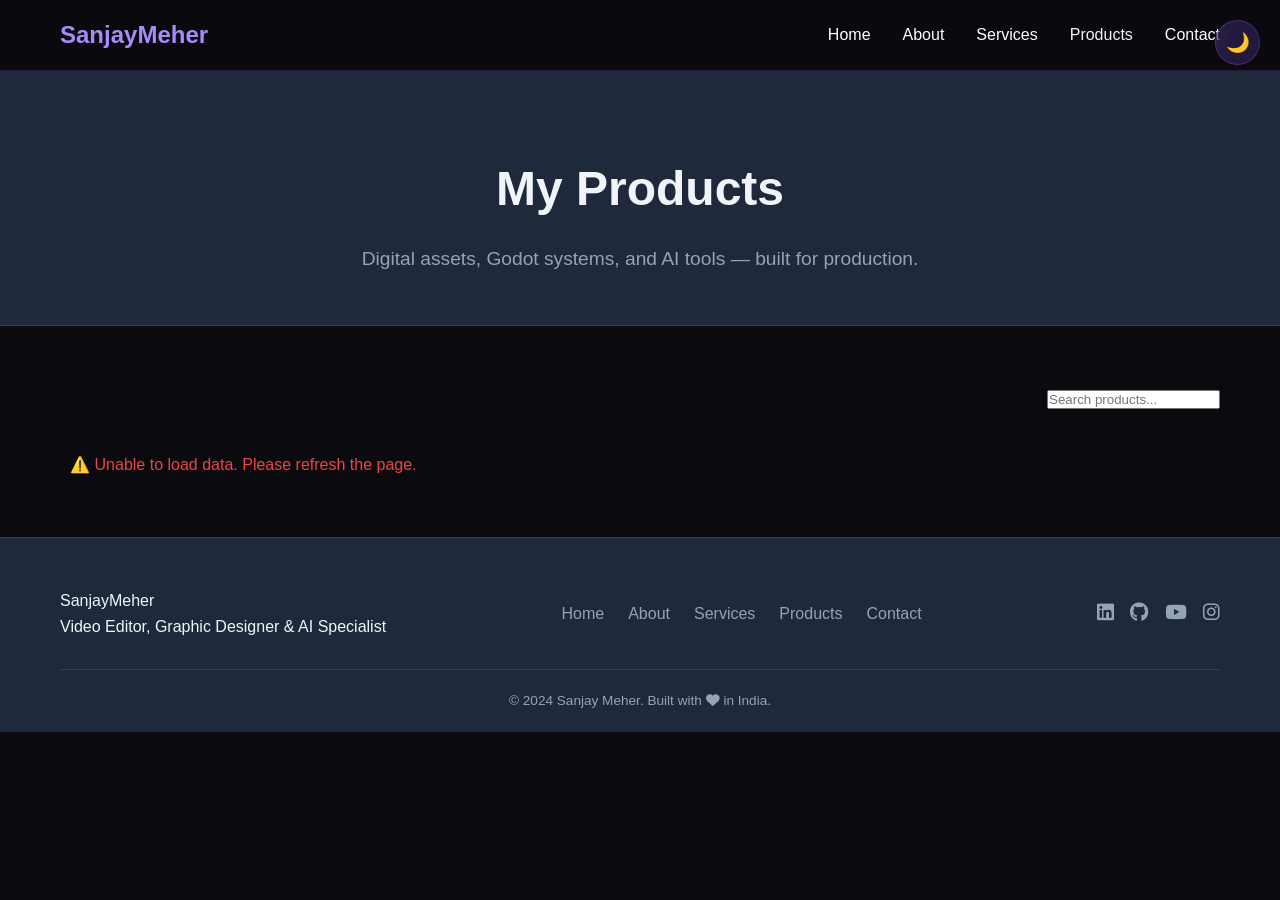
<file: products.html>
<!DOCTYPE html>
<html lang="en">
<head>
    <meta charset="UTF-8">
    <meta name="viewport" content="width=device-width, initial-scale=1.0">
    <meta name="description" content="Browse my digital products - Godot systems, AI tools, and creative assets.">
    <title>Products | Sanjay Meher - Digital Assets & Tools</title>
    <link rel="stylesheet" href="style.css">
    <link rel="stylesheet" href="https://cdnjs.cloudflare.com/ajax/libs/font-awesome/6.5.1/css/all.min.css">
</head>
<body>
    <!-- Desktop Theme Toggle -->
    <div class="theme-toggle">
        <button id="themeToggleDesktop" aria-label="Switch theme">
            <span class="theme-icon">🌙</span>
        </button>
    </div>

    <!-- Navigation - UPDATED to match CSS -->
    <header class="main-header">
        <div class="container">
            <div class="header-content">
                <div class="logo">
                    <a href="index.html" class="logo-text">Sanjay<span class="accent">Meher</span></a>
                </div>
                
                <nav class="desktop-nav">
                    <ul>
                        <li><a href="index.html">Home</a></li>
                        <li><a href="about.html">About</a></li>
                        <li><a href="services.html">Services</a></li>
                        <li><a href="products.html" class="active">Products</a></li>
                        <li><a href="contact.html">Contact</a></li>
                    </ul>
                </nav>
                
                <button class="hamburger-btn" id="hamburgerBtn" aria-label="Menu">
                    <span></span>
                    <span></span>
                    <span></span>
                </button>
            </div>
        </div>
    </header>

    <!-- Mobile Menu -->
    <div class="mobile-menu" id="mobileMenu">
        <div class="container">
            <nav class="mobile-nav">
                <ul>
                    <li><a href="index.html">Home</a></li>
                    <li><a href="about.html">About</a></li>
                    <li><a href="services.html">Services</a></li>
                    <li><a href="products.html">Products</a></li>
                    <li><a href="contact.html">Contact</a></li>
                </ul>
            </nav>
            <!-- Mobile Theme Toggle -->
            <div class="mobile-theme-toggle">
                <button id="themeToggleMobile" class="mobile-theme-btn">
                    <span class="theme-icon">🌙</span> Switch Theme
                </button>
            </div>
        </div>
    </div>

    <!-- Products Hero -->
    <section class="page-hero">
        <div class="container">
            <h1>My <span class="accent">Products</span></h1>
            <p>Digital assets, Godot systems, and AI tools — built for production.</p>
        </div>
    </section>

    <!-- Dynamic Products Grid -->
    <section class="products-section">
        <div class="container">
            <div class="products-header">
                <div class="products-count" id="productsCount"></div>
                <div class="products-search">
                    <input type="text" id="searchInput" placeholder="Search products..." class="search-input">
                </div>
            </div>
            <div class="products-grid" id="productsGrid">
                <div class="loading-spinner">
                    <i class="fas fa-spinner fa-spin"></i> Loading products...
                </div>
            </div>
        </div>
    </section>

    <!-- Footer -->
    <footer>
        <div class="container">
            <div class="footer-content">
                <div class="footer-logo">
                    <div class="logo-text">Sanjay<span class="accent">Meher</span></div>
                    <p>Video Editor, Graphic Designer & AI Specialist</p>
                </div>
                <div class="footer-links">
                    <a href="index.html">Home</a>
                    <a href="about.html">About</a>
                    <a href="services.html">Services</a>
                    <a href="products.html">Products</a>
                    <a href="contact.html">Contact</a>
                </div>
                <div class="footer-social">
                    <a href="#" target="_blank"><i class="fab fa-linkedin"></i></a>
                    <a href="#" target="_blank"><i class="fab fa-github"></i></a>
                    <a href="#" target="_blank"><i class="fab fa-youtube"></i></a>
                    <a href="#" target="_blank"><i class="fab fa-instagram"></i></a>
                </div>
            </div>
            <div class="footer-bottom">
                <p>&copy; 2024 Sanjay Meher. Built with <i class="fas fa-heart"></i> in India.</p>
            </div>
        </div>
    </footer>

    <script src="js/main.js"></script>
</body>
</html>
</file>
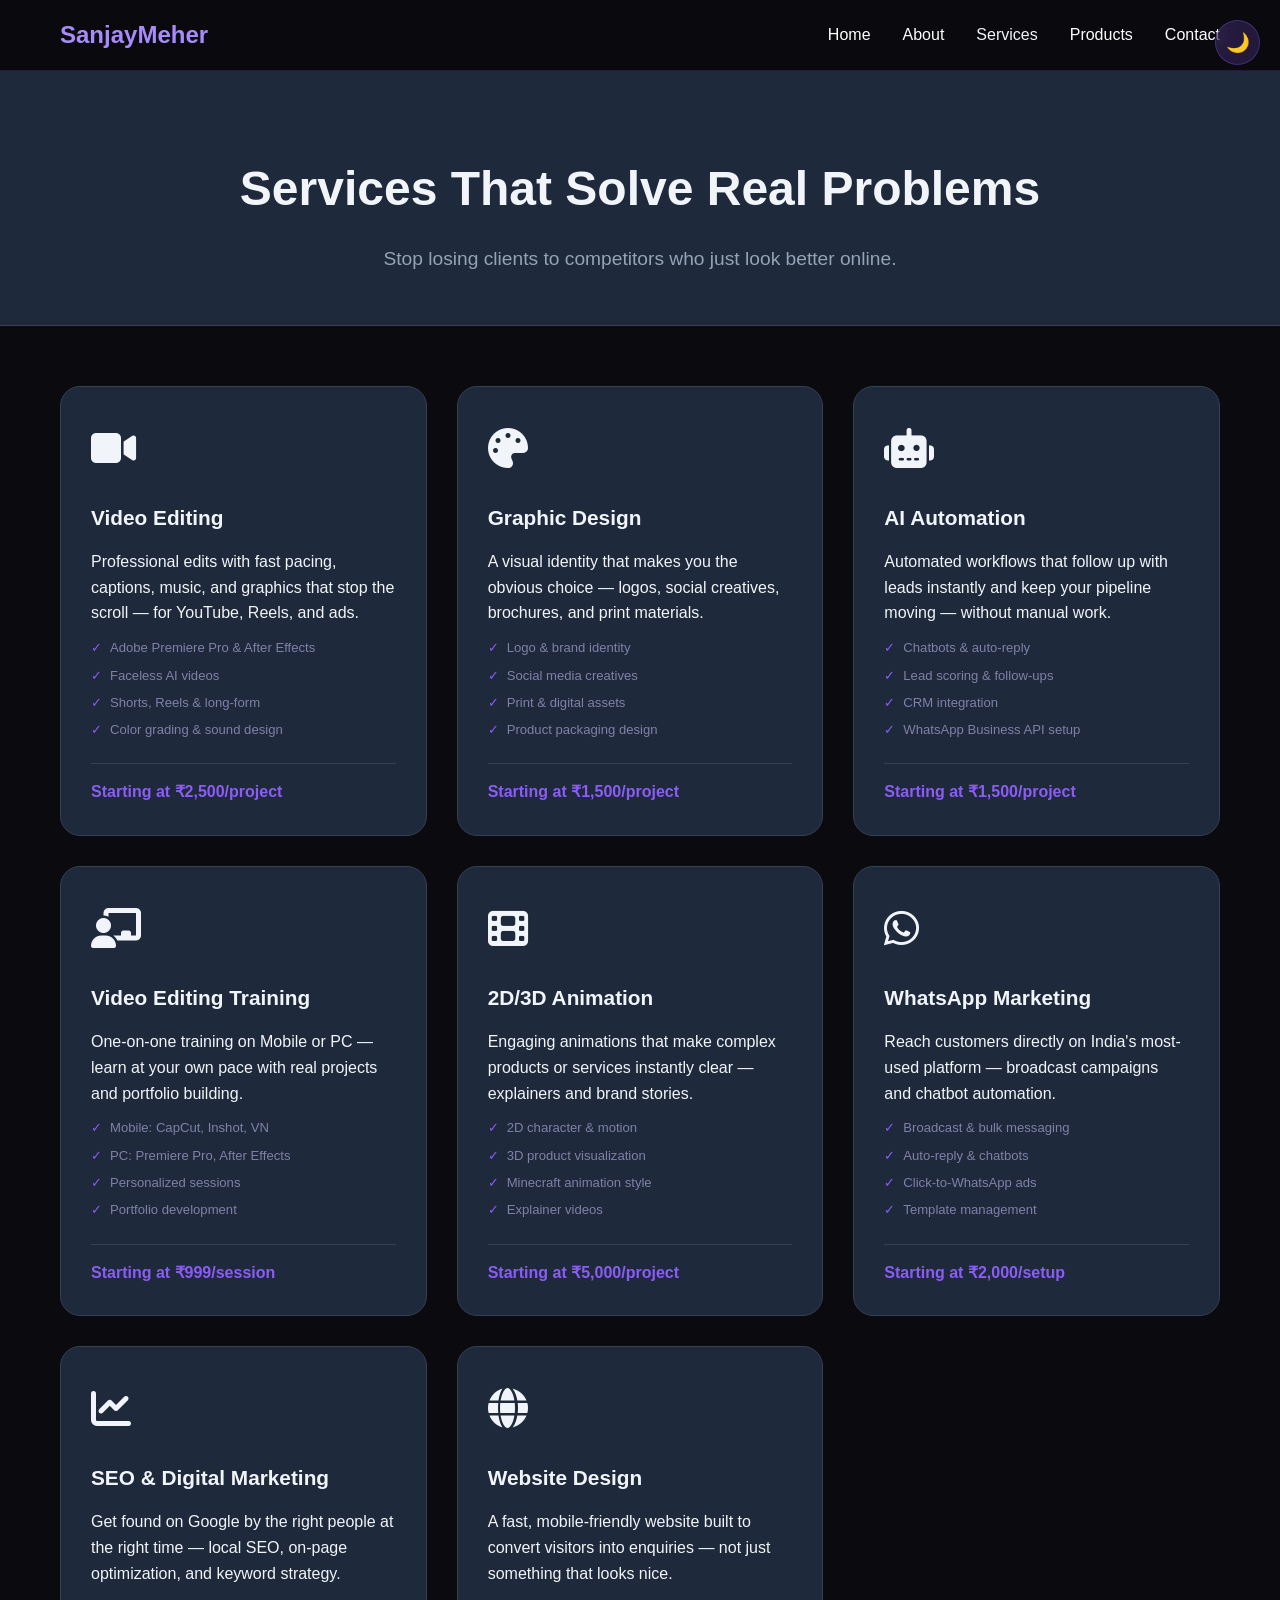
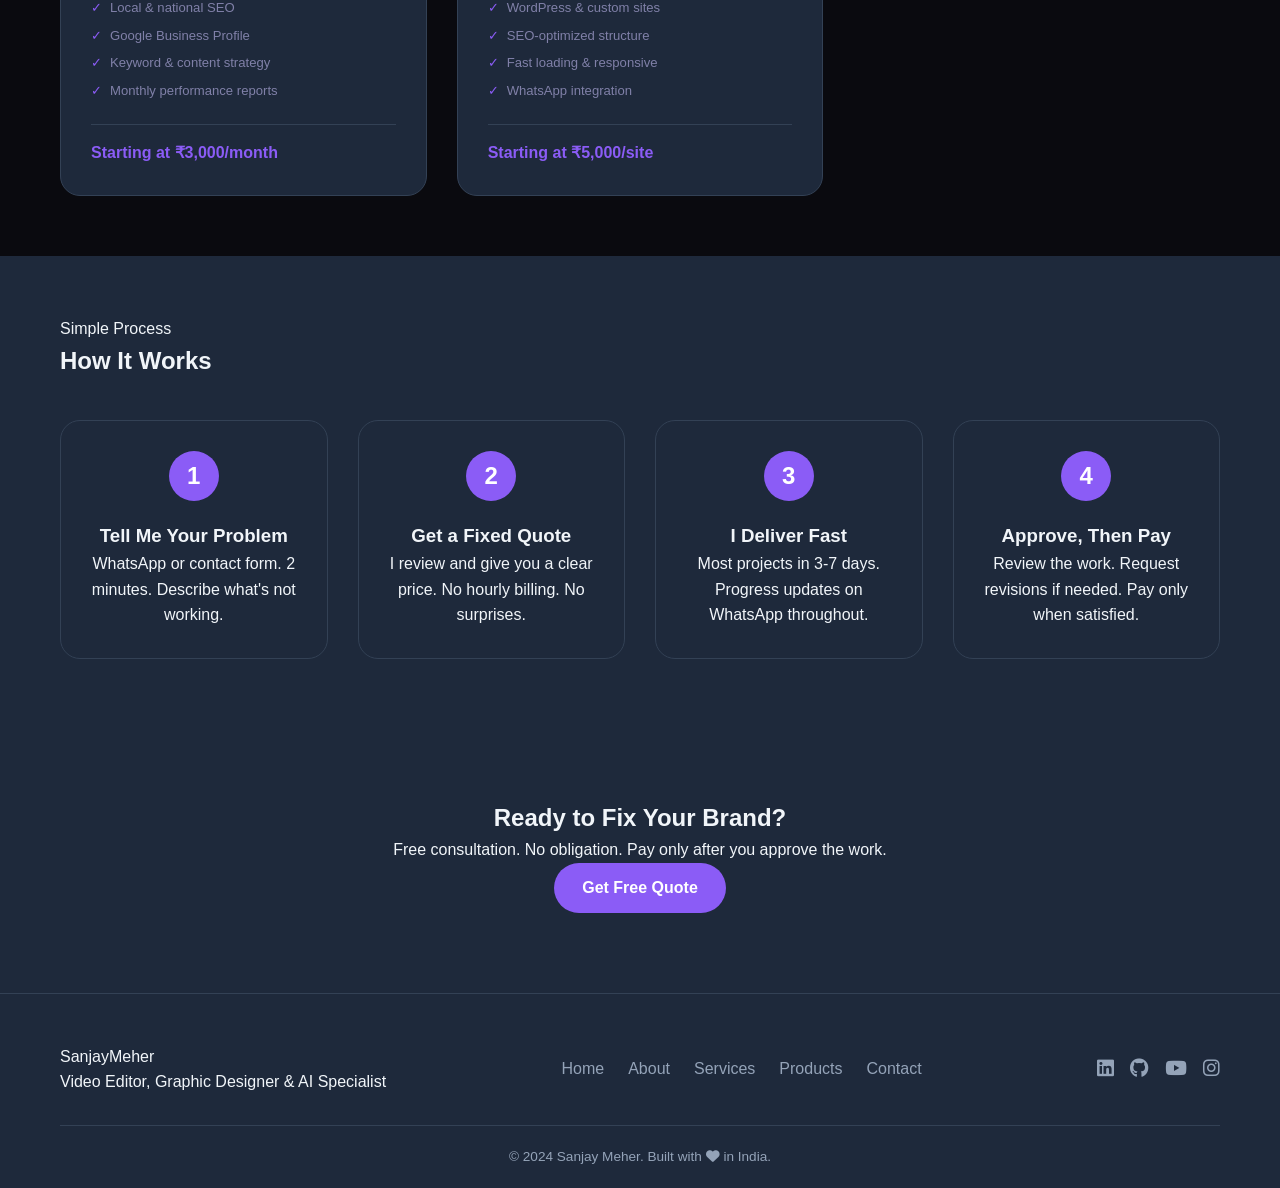
<file: services.html>
<!DOCTYPE html>
<html lang="en">
<head>
    <meta charset="UTF-8">
    <meta name="viewport" content="width=device-width, initial-scale=1.0">
    <meta name="description" content="Professional creative services - Video Editing, Graphic Design, AI Automation, and more for Indian businesses.">
    <title>Services | Sanjay Meher - Video Editing & AI Creative Services</title>
    <link rel="stylesheet" href="style.css">
    <link rel="stylesheet" href="https://cdnjs.cloudflare.com/ajax/libs/font-awesome/6.5.1/css/all.min.css">
</head>
<body>
    <!-- Desktop Theme Toggle -->
    <div class="theme-toggle">
        <button id="themeToggleDesktop" aria-label="Switch theme">
            <span class="theme-icon">🌙</span>
        </button>
    </div>

    <!-- Navigation - UPDATED to match CSS -->
    <header class="main-header">
        <div class="container">
            <div class="header-content">
                <div class="logo">
                    <a href="index.html" class="logo-text">Sanjay<span class="accent">Meher</span></a>
                </div>
                
                <nav class="desktop-nav">
                    <ul>
                        <li><a href="index.html">Home</a></li>
                        <li><a href="about.html">About</a></li>
                        <li><a href="services.html" class="active">Services</a></li>
                        <li><a href="products.html">Products</a></li>
                        <li><a href="contact.html">Contact</a></li>
                    </ul>
                </nav>
                
                <button class="hamburger-btn" id="hamburgerBtn" aria-label="Menu">
                    <span></span>
                    <span></span>
                    <span></span>
                </button>
            </div>
        </div>
    </header>

    <!-- Mobile Menu -->
    <div class="mobile-menu" id="mobileMenu">
        <div class="container">
            <nav class="mobile-nav">
                <ul>
                    <li><a href="index.html">Home</a></li>
                    <li><a href="about.html">About</a></li>
                    <li><a href="services.html">Services</a></li>
                    <li><a href="products.html">Products</a></li>
                    <li><a href="contact.html">Contact</a></li>
                </ul>
            </nav>
            <!-- Mobile Theme Toggle -->
            <div class="mobile-theme-toggle">
                <button id="themeToggleMobile" class="mobile-theme-btn">
                    <span class="theme-icon">🌙</span> Switch Theme
                </button>
            </div>
        </div>
    </div>

    <!-- Services Hero -->
    <section class="page-hero">
        <div class="container">
            <h1><span class="accent">Services</span> That Solve Real Problems</h1>
            <p>Stop losing clients to competitors who just look better online.</p>
        </div>
    </section>

    <!-- All Services Grid -->
    <section class="services-section">
        <div class="container">
            <div class="services-grid-full">
                <div class="service-card-full">
                    <div class="service-icon"><i class="fas fa-video"></i></div>
                    <h3>Video Editing</h3>
                    <p>Professional edits with fast pacing, captions, music, and graphics that stop the scroll — for YouTube, Reels, and ads.</p>
                    <ul class="feature-list">
                        <li>Adobe Premiere Pro & After Effects</li>
                        <li>Faceless AI videos</li>
                        <li>Shorts, Reels & long-form</li>
                        <li>Color grading & sound design</li>
                    </ul>
                    <div class="service-price">Starting at ₹2,500/project</div>
                </div>

                <div class="service-card-full">
                    <div class="service-icon"><i class="fas fa-palette"></i></div>
                    <h3>Graphic Design</h3>
                    <p>A visual identity that makes you the obvious choice — logos, social creatives, brochures, and print materials.</p>
                    <ul class="feature-list">
                        <li>Logo & brand identity</li>
                        <li>Social media creatives</li>
                        <li>Print & digital assets</li>
                        <li>Product packaging design</li>
                    </ul>
                    <div class="service-price">Starting at ₹1,500/project</div>
                </div>

                <div class="service-card-full">
                    <div class="service-icon"><i class="fas fa-robot"></i></div>
                    <h3>AI Automation</h3>
                    <p>Automated workflows that follow up with leads instantly and keep your pipeline moving — without manual work.</p>
                    <ul class="feature-list">
                        <li>Chatbots & auto-reply</li>
                        <li>Lead scoring & follow-ups</li>
                        <li>CRM integration</li>
                        <li>WhatsApp Business API setup</li>
                    </ul>
                    <div class="service-price">Starting at ₹1,500/project</div>
                </div>

                <div class="service-card-full">
                    <div class="service-icon"><i class="fas fa-chalkboard-user"></i></div>
                    <h3>Video Editing Training</h3>
                    <p>One-on-one training on Mobile or PC — learn at your own pace with real projects and portfolio building.</p>
                    <ul class="feature-list">
                        <li>Mobile: CapCut, Inshot, VN</li>
                        <li>PC: Premiere Pro, After Effects</li>
                        <li>Personalized sessions</li>
                        <li>Portfolio development</li>
                    </ul>
                    <div class="service-price">Starting at ₹999/session</div>
                </div>

                <div class="service-card-full">
                    <div class="service-icon"><i class="fas fa-film"></i></div>
                    <h3>2D/3D Animation</h3>
                    <p>Engaging animations that make complex products or services instantly clear — explainers and brand stories.</p>
                    <ul class="feature-list">
                        <li>2D character & motion</li>
                        <li>3D product visualization</li>
                        <li>Minecraft animation style</li>
                        <li>Explainer videos</li>
                    </ul>
                    <div class="service-price">Starting at ₹5,000/project</div>
                </div>

                <div class="service-card-full">
                    <div class="service-icon"><i class="fab fa-whatsapp"></i></div>
                    <h3>WhatsApp Marketing</h3>
                    <p>Reach customers directly on India's most-used platform — broadcast campaigns and chatbot automation.</p>
                    <ul class="feature-list">
                        <li>Broadcast & bulk messaging</li>
                        <li>Auto-reply & chatbots</li>
                        <li>Click-to-WhatsApp ads</li>
                        <li>Template management</li>
                    </ul>
                    <div class="service-price">Starting at ₹2,000/setup</div>
                </div>

                <div class="service-card-full">
                    <div class="service-icon"><i class="fas fa-chart-line"></i></div>
                    <h3>SEO & Digital Marketing</h3>
                    <p>Get found on Google by the right people at the right time — local SEO, on-page optimization, and keyword strategy.</p>
                    <ul class="feature-list">
                        <li>Local & national SEO</li>
                        <li>Google Business Profile</li>
                        <li>Keyword & content strategy</li>
                        <li>Monthly performance reports</li>
                    </ul>
                    <div class="service-price">Starting at ₹3,000/month</div>
                </div>

                <div class="service-card-full">
                    <div class="service-icon"><i class="fas fa-globe"></i></div>
                    <h3>Website Design</h3>
                    <p>A fast, mobile-friendly website built to convert visitors into enquiries — not just something that looks nice.</p>
                    <ul class="feature-list">
                        <li>WordPress & custom sites</li>
                        <li>SEO-optimized structure</li>
                        <li>Fast loading & responsive</li>
                        <li>WhatsApp integration</li>
                    </ul>
                    <div class="service-price">Starting at ₹5,000/site</div>
                </div>
            </div>
        </div>
    </section>

    <!-- How It Works -->
    <section class="how-it-works">
        <div class="container">
            <div class="section-header">
                <div class="section-tag">Simple Process</div>
                <h2 class="section-title">How It <span class="accent">Works</span></h2>
            </div>
            <div class="steps-grid">
                <div class="step-card">
                    <div class="step-number">1</div>
                    <h3>Tell Me Your Problem</h3>
                    <p>WhatsApp or contact form. 2 minutes. Describe what's not working.</p>
                </div>
                <div class="step-card">
                    <div class="step-number">2</div>
                    <h3>Get a Fixed Quote</h3>
                    <p>I review and give you a clear price. No hourly billing. No surprises.</p>
                </div>
                <div class="step-card">
                    <div class="step-number">3</div>
                    <h3>I Deliver Fast</h3>
                    <p>Most projects in 3-7 days. Progress updates on WhatsApp throughout.</p>
                </div>
                <div class="step-card">
                    <div class="step-number">4</div>
                    <h3>Approve, Then Pay</h3>
                    <p>Review the work. Request revisions if needed. Pay only when satisfied.</p>
                </div>
            </div>
        </div>
    </section>

    <!-- CTA -->
    <section class="cta-section">
        <div class="container">
            <div class="cta-content">
                <h2>Ready to <span class="accent">Fix</span> Your Brand?</h2>
                <p>Free consultation. No obligation. Pay only after you approve the work.</p>
                <a href="contact.html" class="btn btn-primary">Get Free Quote</a>
            </div>
        </div>
    </section>

    <!-- Footer -->
    <footer>
        <div class="container">
            <div class="footer-content">
                <div class="footer-logo">
                    <div class="logo-text">Sanjay<span class="accent">Meher</span></div>
                    <p>Video Editor, Graphic Designer & AI Specialist</p>
                </div>
                <div class="footer-links">
                    <a href="index.html">Home</a>
                    <a href="about.html">About</a>
                    <a href="services.html">Services</a>
                    <a href="products.html">Products</a>
                    <a href="contact.html">Contact</a>
                </div>
                <div class="footer-social">
                    <a href="#" target="_blank"><i class="fab fa-linkedin"></i></a>
                    <a href="#" target="_blank"><i class="fab fa-github"></i></a>
                    <a href="#" target="_blank"><i class="fab fa-youtube"></i></a>
                    <a href="#" target="_blank"><i class="fab fa-instagram"></i></a>
                </div>
            </div>
            <div class="footer-bottom">
                <p>&copy; 2024 Sanjay Meher. Built with <i class="fas fa-heart"></i> in India.</p>
            </div>
        </div>
    </footer>

    <script src="js/main.js"></script>
</body>
</html>
</file>
<file: style.css>
/* ========== CSS Variables (Dark Theme Default) ========== */
:root {
    --bg-primary: #0F172A;
    --bg-secondary: #1E293B;
    --bg-card: #1E293B;
    --text-primary: #F1F5F9;
    --text-secondary: #94A3B8;
    --accent: #8B5CF6;
    --accent-hover: #7C3AED;
    --border: #334155;
    --success: #10B981;
    --warning: #F59E0B;
    --danger: #EF4444;
}

/* ========== Light Theme Override ========== */
body.light-theme {
    --bg-primary: #FFFFFF;
    --bg-secondary: #F8FAFC;
    --bg-card: #FFFFFF;
    --text-primary: #0F172A;
    --text-secondary: #475569;
    --border: #E2E8F0;
}

/* ========== Reset & Base ========== */
* {
    margin: 0;
    padding: 0;
    box-sizing: border-box;
}

html {
    scroll-behavior: smooth;
}

body {
    font-family: -apple-system, BlinkMacSystemFont, 'Segoe UI', Roboto, 'Helvetica Neue', Arial, sans-serif;
    background: var(--bg-primary);
    color: var(--text-primary);
    line-height: 1.6;
    transition: background-color 0.3s ease, color 0.3s ease;
    min-height: 100vh;
}

.container {
    max-width: 1200px;
    margin: 0 auto;
    padding: 0 20px;
}

/* ========== THEME TOGGLE (FIXED) ========== */
.theme-toggle {
    position: fixed;
    top: 20px;
    right: 20px;
    z-index: 1001;
}

#themeToggleDesktop {
    background: rgba(139, 92, 246, 0.2);
    border: 1px solid rgba(139, 92, 246, 0.3);
    border-radius: 50%;
    width: 45px;
    height: 45px;
    cursor: pointer;
    font-size: 1.2rem;
    transition: all 0.3s ease;
    display: flex;
    align-items: center;
    justify-content: center;
    backdrop-filter: blur(10px);
    color: var(--text-primary);
}

#themeToggleDesktop:hover {
    background: rgba(139, 92, 246, 0.4);
    transform: scale(1.05);
}

body.light-theme #themeToggleDesktop {
    background: rgba(139, 92, 246, 0.1);
    border-color: rgba(139, 92, 246, 0.3);
}

body.light-theme #themeToggleDesktop:hover {
    background: rgba(139, 92, 246, 0.2);
}

@media (max-width: 768px) {
    .theme-toggle {
        display: none;
    }
}

/* ========== NAVIGATION (FIXED - WORKS ON ALL PAGES) ========== */
.main-header {
    background: rgba(10, 10, 15, 0.95);
    backdrop-filter: blur(10px);
    position: sticky;
    top: 0;
    z-index: 1000;
    border-bottom: 1px solid rgba(139, 92, 246, 0.2);
}

.header-content {
    display: flex;
    justify-content: space-between;
    align-items: center;
    padding: 1rem 0;
}

.logo a {
    font-size: 1.5rem;
    font-weight: 700;
    color: #a78bfa;
    text-decoration: none;
}

.desktop-nav ul {
    display: flex;
    gap: 2rem;
    list-style: none;
}

.desktop-nav a {
    color: #ffffff;
    text-decoration: none;
    font-weight: 500;
    transition: color 0.3s;
}

.desktop-nav a:hover,
.desktop-nav a.active {
    color: #a78bfa;
}

/* Hamburger Button */
.hamburger-btn {
    display: none;
    flex-direction: column;
    gap: 5px;
    background: none;
    border: none;
    cursor: pointer;
    padding: 5px;
}

.hamburger-btn span {
    width: 25px;
    height: 2px;
    background: #a78bfa;
    transition: 0.3s;
}

.hamburger-btn.active span:nth-child(1) {
    transform: rotate(45deg) translate(5px, 5px);
}

.hamburger-btn.active span:nth-child(2) {
    opacity: 0;
}

.hamburger-btn.active span:nth-child(3) {
    transform: rotate(-45deg) translate(7px, -7px);
}

/* Mobile Menu */
.mobile-menu {
    display: none;
    background: rgba(10, 10, 15, 0.98);
    backdrop-filter: blur(10px);
    border-top: 1px solid rgba(139, 92, 246, 0.2);
    padding: 1.5rem 0;
}

.mobile-menu.active {
    display: block;
    animation: slideDown 0.3s ease;
}

.mobile-nav ul {
    list-style: none;
}

.mobile-nav li {
    margin-bottom: 1rem;
}

.mobile-nav a {
    color: #ffffff;
    text-decoration: none;
    font-size: 1.1rem;
    display: block;
    padding: 0.5rem 0;
    transition: color 0.3s;
}

.mobile-nav a:hover {
    color: #a78bfa;
}

/* Mobile Theme Button */
.mobile-theme-toggle {
    margin-top: 1.5rem;
    padding-top: 1rem;
    border-top: 1px solid rgba(139, 92, 246, 0.2);
}

#themeToggleMobile {
    width: 100%;
    background: rgba(139, 92, 246, 0.2);
    border: 1px solid rgba(139, 92, 246, 0.3);
    border-radius: 8px;
    padding: 12px;
    color: #ffffff;
    font-size: 1rem;
    cursor: pointer;
    display: flex;
    align-items: center;
    justify-content: center;
    gap: 8px;
    transition: all 0.3s;
}

#themeToggleMobile:hover {
    background: rgba(139, 92, 246, 0.4);
}

/* Light Theme Navigation */
body.light-theme .main-header {
    background: rgba(255, 255, 255, 0.95);
    border-bottom-color: rgba(139, 92, 246, 0.3);
}

body.light-theme .desktop-nav a {
    color: #1a1a2e;
}

body.light-theme .desktop-nav a:hover,
body.light-theme .desktop-nav a.active {
    color: #6d28d9;
}

body.light-theme .mobile-menu {
    background: rgba(255, 255, 255, 0.98);
}

body.light-theme .mobile-nav a {
    color: #1a1a2e;
}

body.light-theme .mobile-nav a:hover {
    color: #6d28d9;
}

body.light-theme #themeToggleMobile {
    background: rgba(139, 92, 246, 0.1);
    color: #1a1a2e;
}

body.light-theme #themeToggleMobile:hover {
    background: rgba(139, 92, 246, 0.2);
}

body.light-theme .hamburger-btn span {
    background: #1a1a2e;
}

/* Responsive Navigation */
@media (max-width: 768px) {
    .desktop-nav {
        display: none;
    }
    
    .hamburger-btn {
        display: flex;
    }
    
    .header-content {
        gap: 1rem;
    }
}

@media (min-width: 769px) {
    .mobile-theme-toggle {
        display: none;
    }
}

/* ========== Hero Section ========== */
.hero {
    padding: 4rem 0 3rem;
    text-align: center;
}

.badge {
    display: inline-block;
    background: rgba(139,92,246,.15);
    color: #a78bfa;
    padding: .5rem 1.1rem;
    border-radius: 50px;
    font-size: .82rem;
    margin-bottom: 1.5rem;
    border: 1px solid rgba(139,92,246,.3);
}

body.light-theme .badge {
    background: rgba(139, 92, 246, 0.1);
    color: #6d28d9;
    border-color: rgba(139, 92, 246, 0.3);
}

.hero h1 {
    font-size: 3rem;
    font-weight: 700;
    margin-bottom: 1rem;
}

.hero h1 .purple {
    color: #a78bfa;
}

body.light-theme .hero h1 .purple {
    color: #6d28d9;
}

.subheadline {
    font-size: 1.15rem;
    color: #9090b8;
    max-width: 680px;
    margin: 0 auto 2rem;
}

.hero-buttons {
    display: flex;
    gap: 1rem;
    justify-content: center;
    flex-wrap: wrap;
}

.btn {
    display: inline-flex;
    align-items: center;
    gap: 10px;
    padding: 12px 28px;
    border-radius: 50px;
    text-decoration: none;
    font-weight: 600;
    transition: all 0.3s ease;
    cursor: pointer;
    border: none;
    font-size: 1rem;
}

.btn-primary {
    background: var(--accent);
    color: white;
}

.btn-primary:hover {
    background: var(--accent-hover);
    transform: translateY(-2px);
}

.btn-secondary {
    background: transparent;
    color: var(--text-primary);
    border: 1px solid var(--border);
}

.btn-secondary:hover {
    border-color: var(--accent);
    color: var(--accent);
    transform: translateY(-2px);
}

/* ========== Trust Bar ========== */
.trust-bar {
    background: rgba(139,92,246,.05);
    padding: 1.25rem;
    border-radius: 16px;
    margin: 2rem 0;
    text-align: center;
    border: 1px solid rgba(139,92,246,.1);
}

.trust-bar p { 
    color: #a78bfa; 
    font-weight: 600; 
    margin-bottom: .75rem; 
}

.trust-icons { 
    display: flex; 
    justify-content: center; 
    gap: 2rem; 
    flex-wrap: wrap; 
}

.trust-icons span { 
    color: #9090b8; 
    font-size: .88rem; 
}

body.light-theme .trust-bar {
    background: rgba(139, 92, 246, 0.08);
}

body.light-theme .trust-bar p {
    color: #6d28d9;
}

body.light-theme .trust-icons span {
    color: #4a4a6a;
}

/* ========== Brands Section ========== */
.brands-section { 
    margin: 3rem 0; 
    text-align: center; 
}

.brands-title { 
    color: #a78bfa; 
    font-size: .78rem; 
    letter-spacing: 1.5px; 
    margin-bottom: 1.5rem; 
}

.brands-logos {
    display: flex;
    flex-wrap: wrap;
    justify-content: center;
    align-items: center;
    gap: 1.5rem 2rem;
}

.brand-item {
    display: flex;
    flex-direction: column;
    align-items: center;
    gap: .4rem;
    width: 80px;
    transition: transform .25s;
}

.brand-item:hover { 
    transform: translateY(-3px); 
}

.brand-item img {
    width: 60px;
    height: 60px;
    object-fit: contain;
    background: rgba(255,255,255,.05);
    padding: 6px;
    border-radius: 10px;
    border: 1px solid rgba(255,255,255,.07);
}

.brand-item span {
    font-size: .62rem;
    color: #6060a0;
    text-align: center;
}

body.light-theme .brands-title {
    color: #6d28d9;
}

body.light-theme .brand-item img {
    background: rgba(0, 0, 0, 0.03);
    border-color: rgba(0, 0, 0, 0.1);
}

body.light-theme .brand-item span {
    color: #8a8aaa;
}

/* ========== Services Grid (Homepage) ========== */
.services-grid {
    display: grid;
    grid-template-columns: repeat(auto-fit, minmax(350px, 1fr));
    gap: 30px;
    margin: 2rem 0;
}

.service-card {
    background: var(--bg-card);
    border: 1px solid var(--border);
    border-radius: 20px;
    padding: 30px;
    transition: all 0.3s ease;
}

.service-card:hover {
    transform: translateY(-5px);
    border-color: var(--accent);
}

.service-icon {
    font-size: 2rem;
    margin-bottom: .75rem;
}

.service-card h3 {
    font-size: 1.3rem;
    margin-bottom: 12px;
    color: #a78bfa;
}

.service-card p {
    color: var(--text-secondary);
    margin-bottom: 16px;
}

.problem-line {
    font-size: .82rem;
    color: #6060a0;
    font-style: italic;
    margin-bottom: .6rem;
    border-left: 2px solid rgba(139,92,246,.3);
    padding-left: .6rem;
}

.feature-list {
    list-style: none;
    margin: .5rem 0;
}

.feature-list li {
    color: #8080a8;
    font-size: .82rem;
    padding: .2rem 0;
    display: flex;
    align-items: center;
    gap: .5rem;
}

.feature-list li::before {
    content: "✓";
    color: #8b5cf6;
}

.quote-btn {
    display: inline-block;
    margin-top: .5rem;
    padding: .45rem 1rem;
    background: rgba(139,92,246,.1);
    border: 1px solid rgba(139,92,246,.3);
    border-radius: 6px;
    color: #a78bfa;
    text-decoration: none;
    font-size: .82rem;
    transition: all 0.3s ease;
}

.quote-btn:hover {
    background: #8b5cf6;
    color: #fff;
}

body.light-theme .service-card {
    background: #ffffff;
    border-color: rgba(0, 0, 0, 0.1);
}

body.light-theme .service-card h3 {
    color: #6d28d9;
}

/* ========== Page Hero ========== */
.page-hero {
    padding: 80px 0 50px;
    text-align: center;
    background: var(--bg-secondary);
    border-bottom: 1px solid var(--border);
}

.page-hero h1 {
    font-size: 3rem;
    margin-bottom: 16px;
}

.page-hero p {
    font-size: 1.2rem;
    color: var(--text-secondary);
    max-width: 600px;
    margin: 0 auto;
}

/* ========== Services Page ========== */
.services-section {
    padding: 60px 0;
}

.services-grid-full {
    display: grid;
    grid-template-columns: repeat(auto-fill, minmax(350px, 1fr));
    gap: 30px;
}

.service-card-full {
    background: var(--bg-card);
    border: 1px solid var(--border);
    border-radius: 20px;
    padding: 30px;
    transition: all 0.3s ease;
}

.service-card-full:hover {
    transform: translateY(-5px);
    border-color: var(--accent);
}

.service-card-full .service-icon {
    font-size: 2.5rem;
    margin-bottom: 20px;
}

.service-card-full h3 {
    font-size: 1.3rem;
    margin-bottom: 15px;
}

.service-price {
    margin-top: 20px;
    padding-top: 15px;
    border-top: 1px solid var(--border);
    font-weight: 600;
    color: var(--accent);
}

/* Steps */
.how-it-works {
    padding: 60px 0;
    background: var(--bg-secondary);
}

.steps-grid {
    display: grid;
    grid-template-columns: repeat(auto-fit, minmax(250px, 1fr));
    gap: 30px;
    margin-top: 40px;
}

.step-card {
    text-align: center;
    padding: 30px;
    background: var(--bg-card);
    border: 1px solid var(--border);
    border-radius: 20px;
}

.step-number {
    width: 50px;
    height: 50px;
    background: var(--accent);
    color: white;
    border-radius: 50%;
    display: flex;
    align-items: center;
    justify-content: center;
    font-size: 1.5rem;
    font-weight: bold;
    margin: 0 auto 20px;
}

/* ========== Contact Page ========== */
.contact-section {
    padding: 60px 0;
}

.contact-grid-full {
    display: grid;
    grid-template-columns: 1fr 1.5fr;
    gap: 40px;
}

.contact-info-full {
    display: flex;
    flex-direction: column;
    gap: 20px;
}

.contact-card-large {
    background: var(--bg-card);
    border: 1px solid var(--border);
    border-radius: 20px;
    padding: 25px;
    text-align: center;
}

.contact-card-large i {
    font-size: 2rem;
    color: var(--accent);
    margin-bottom: 15px;
}

.btn-whatsapp, .btn-email, .btn-call {
    display: inline-block;
    padding: 10px 20px;
    border-radius: 50px;
    text-decoration: none;
    font-weight: 600;
    transition: all 0.3s ease;
}

.btn-whatsapp {
    background: #25D366;
    color: white;
}

.btn-email, .btn-call {
    background: var(--accent);
    color: white;
}

.contact-form-full {
    background: var(--bg-card);
    border: 1px solid var(--border);
    border-radius: 20px;
    padding: 30px;
}

.form-row {
    display: grid;
    grid-template-columns: 1fr 1fr;
    gap: 15px;
    margin-bottom: 15px;
}

.contact-form-full input,
.contact-form-full select,
.contact-form-full textarea {
    width: 100%;
    padding: 12px 16px;
    background: var(--bg-primary);
    border: 1px solid var(--border);
    border-radius: 12px;
    color: var(--text-primary);
}

.btn-block {
    width: 100%;
    justify-content: center;
}

/* FAQ */
.faq-section {
    padding: 60px 0;
    background: var(--bg-secondary);
}

.faq-grid {
    display: grid;
    grid-template-columns: repeat(auto-fit, minmax(350px, 1fr));
    gap: 25px;
    margin-top: 40px;
}

.faq-item {
    background: var(--bg-card);
    border: 1px solid var(--border);
    border-radius: 16px;
    padding: 24px;
}

.faq-item h3 {
    color: var(--accent);
    margin-bottom: 12px;
}

/* ========== About Page ========== */
.about-section {
    padding: 80px 0;
}

.about-grid {
    display: grid;
    grid-template-columns: 1fr 1fr;
    gap: 50px;
}

.about-stats {
    display: grid;
    grid-template-columns: repeat(2, 1fr);
    gap: 20px;
}

.stat-card {
    background: var(--bg-card);
    border: 1px solid var(--border);
    border-radius: 16px;
    padding: 30px 20px;
    text-align: center;
}

.stat-card i {
    font-size: 2.5rem;
    color: var(--accent);
    margin-bottom: 15px;
}

.stat-card h3 {
    font-size: 1.8rem;
}

.tools-section {
    padding: 60px 0;
    background: var(--bg-secondary);
}

.skills-grid {
    display: grid;
    grid-template-columns: repeat(auto-fit, minmax(250px, 1fr));
    gap: 30px;
}

.skill-category {
    background: var(--bg-card);
    border: 1px solid var(--border);
    border-radius: 16px;
    padding: 24px;
}

.skill-items {
    display: flex;
    flex-wrap: wrap;
    gap: 10px;
}

.skill-items span {
    background: var(--bg-primary);
    color: var(--text-secondary);
    padding: 6px 14px;
    border-radius: 20px;
    font-size: 0.85rem;
    border: 1px solid var(--border);
}

/* ========== Products Page ========== */
.products-section {
    padding: 60px 0;
}

.products-header {
    display: flex;
    justify-content: space-between;
    align-items: center;
    flex-wrap: wrap;
    gap: 20px;
    margin-bottom: 40px;
}

.products-grid {
    display: grid;
    grid-template-columns: repeat(auto-fill, minmax(300px, 1fr));
    gap: 30px;
}

.product-card {
    background: var(--bg-card);
    border: 1px solid var(--border);
    border-radius: 16px;
    overflow: hidden;
    transition: all 0.3s ease;
}

.product-card:hover {
    transform: translateY(-5px);
    border-color: var(--accent);
}

.product-image {
    height: 200px;
    overflow: hidden;
}

.product-image img {
    width: 100%;
    height: 100%;
    object-fit: cover;
}

.product-info {
    padding: 20px;
}

.product-price-tag {
    background: var(--accent);
    color: white;
    padding: 4px 12px;
    border-radius: 20px;
    font-size: 0.85rem;
    display: inline-block;
}

/* ========== Guarantee, Course, CTA ========== */
.guarantee-banner {
    background: #12121a;
    border-radius: 24px;
    padding: 2rem;
    text-align: center;
    margin: 3rem 0;
}

.course-highlight {
    background: #0e0e1a;
    border-radius: 24px;
    padding: 2rem;
    margin: 3rem 0;
    display: grid;
    grid-template-columns: 1fr 1fr;
    gap: 2rem;
    align-items: center;
}

.final-cta {
    text-align: center;
    margin: 2rem 0 4rem;
    padding: 2.5rem;
    background: rgba(139,92,246,.05);
    border-radius: 24px;
}

.cta-section {
    padding: 80px 0;
    background: var(--bg-secondary);
    text-align: center;
}

/* ========== Footer ========== */
footer {
    background: var(--bg-secondary);
    border-top: 1px solid var(--border);
    padding: 50px 0 20px;
}

.footer-content {
    display: flex;
    justify-content: space-between;
    align-items: center;
    flex-wrap: wrap;
    gap: 30px;
    margin-bottom: 30px;
}

.footer-links {
    display: flex;
    gap: 24px;
    flex-wrap: wrap;
}

.footer-links a {
    color: var(--text-secondary);
    text-decoration: none;
}

.footer-links a:hover {
    color: var(--accent);
}

.footer-social {
    display: flex;
    gap: 16px;
}

.footer-social a {
    color: var(--text-secondary);
    font-size: 1.2rem;
    transition: all 0.3s ease;
}

.footer-social a:hover {
    color: var(--accent);
    transform: translateY(-3px);
}

.footer-bottom {
    text-align: center;
    padding-top: 20px;
    border-top: 1px solid var(--border);
    color: var(--text-secondary);
    font-size: 0.85rem;
}

/* ========== WhatsApp Float ========== */
.whatsapp-float {
    position: fixed; 
    bottom: 20px; 
    right: 20px;
    background: #25D366;
    width: 60px; 
    height: 60px;
    border-radius: 50%;
    display: flex; 
    align-items: center; 
    justify-content: center;
    transition: transform .3s;
    z-index: 1000;
    text-decoration: none;
}

.whatsapp-float i {
    font-size: 32px;
    color: white;
}

/* ========== Responsive ========== */
@media (max-width: 768px) {
    .services-grid,
    .services-grid-full,
    .contact-grid-full,
    .about-grid,
    .course-highlight {
        grid-template-columns: 1fr;
    }
    
    .hero h1,
    .page-hero h1,
    .section-title {
        font-size: 1.8rem;
    }
    
    .brand-item {
        width: 65px;
    }
    
    .brand-item img {
        width: 50px;
        height: 50px;
    }
    
    .form-row {
        grid-template-columns: 1fr;
    }
    
    .footer-content {
        flex-direction: column;
        text-align: center;
    }
    
    .products-header {
        flex-direction: column;
        align-items: flex-start;
    }
    
    .search-input {
        width: 100%;
    }
}

/* ========== Animations ========== */
@keyframes fadeInUp {
    from {
        opacity: 0;
        transform: translateY(30px);
    }
    to {
        opacity: 1;
        transform: translateY(0);
    }
}

@keyframes slideDown {
    from {
        opacity: 0;
        transform: translateY(-10px);
    }
    to {
        opacity: 1;
        transform: translateY(0);
    }
}

.service-card, .step-card, .faq-item, .product-card {
    animation: fadeInUp 0.6s ease forwards;
}

/* ========== Scrollbar ========== */
::-webkit-scrollbar {
    width: 10px;
}

::-webkit-scrollbar-track {
    background: var(--bg-primary);
}

::-webkit-scrollbar-thumb {
    background: var(--border);
    border-radius: 5px;
}

::-webkit-scrollbar-thumb:hover {
    background: var(--accent);
}
</file>
